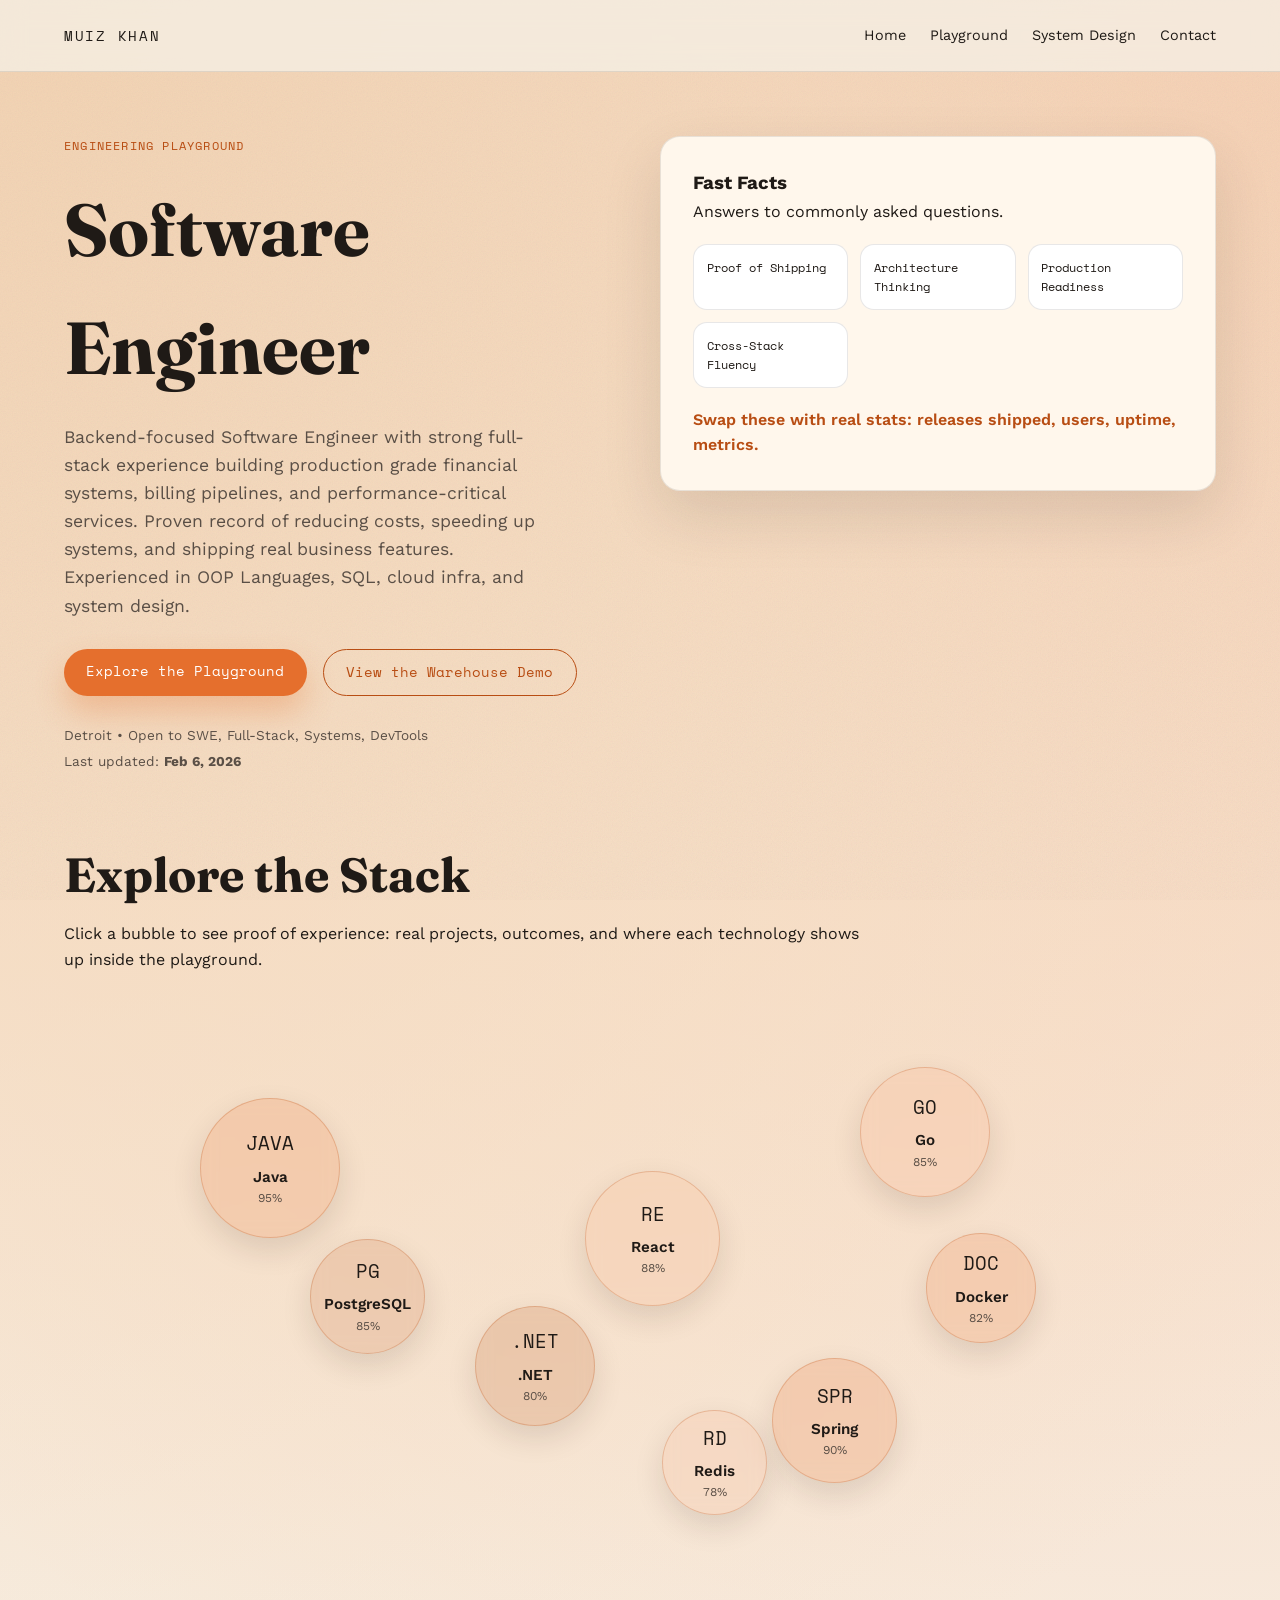
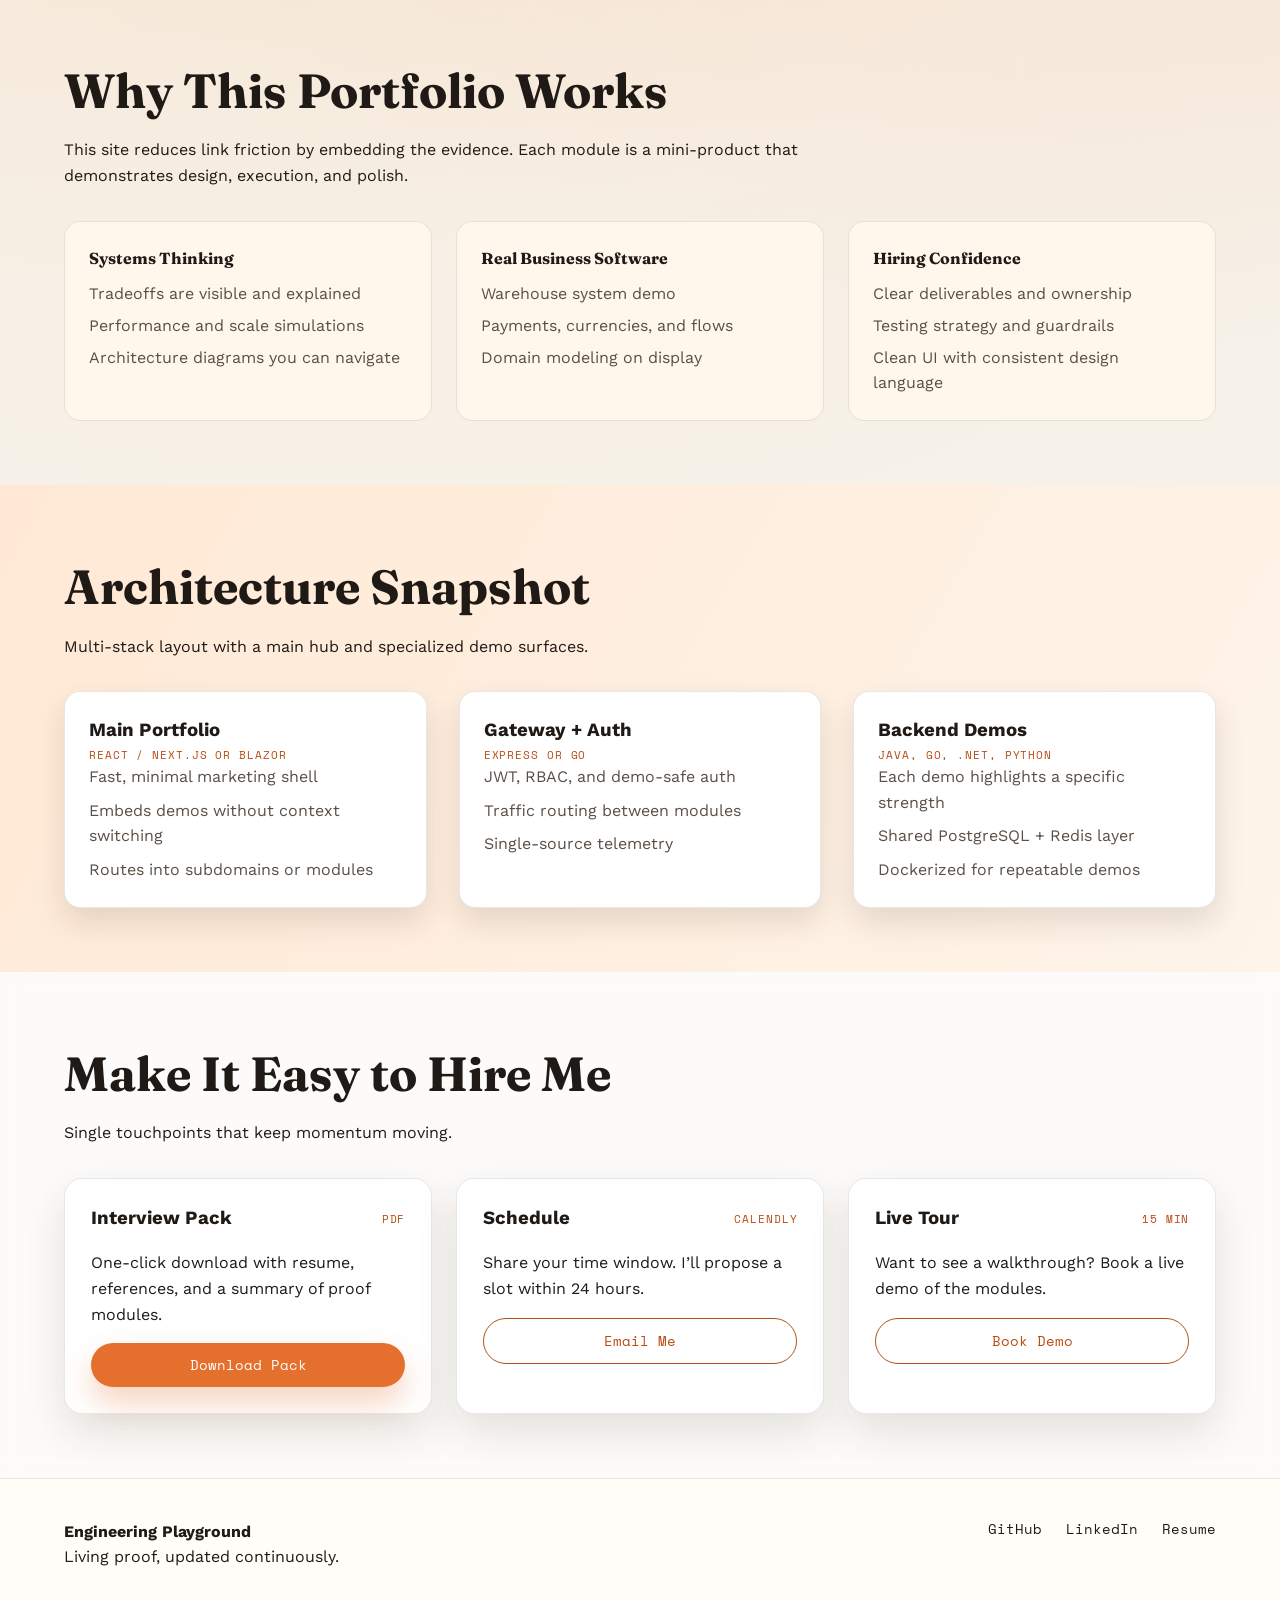
<file: index.html>
<!doctype html>
<html lang="en">
  <head>
    <meta charset="UTF-8" />
    <meta name="viewport" content="width=device-width, initial-scale=1" />
    <title>Muiz Khan — Engineering Playground</title>
    <link rel="stylesheet" href="styles.css" />
  </head>
  <body>
    <div class="grain"></div>
    <div class="page">
      <nav class="nav">
        <div class="nav__logo">Muiz Khan</div>
        <div class="nav__links">
          <a href="index.html">Home</a>
          <a href="playground.html">Playground</a>
          <a href="modules/system-design.html">System Design</a>
          <a href="#contact" data-scroll="contact">Contact</a>
        </div>
      </nav>

      <header class="hero">
        <div class="hero__content">
          <p class="eyebrow">Engineering Playground</p>
          <h1>Software Engineer</h1>
          <p class="hero__tagline">
            Backend-focused Software Engineer with strong full-stack experience building production grade financial systems,
            billing pipelines, and performance-critical services. Proven record of reducing costs, speeding up systems,
            and shipping real business features. Experienced in OOP Languages, SQL, cloud infra, and system design. 
          </p>
          <div class="hero__cta">
            <a class="btn btn--primary" href="playground.html">Explore the Playground</a>
            <a class="btn btn--ghost" href="modules/warehouse.html">View the Warehouse Demo</a>
          </div>
          <div class="hero__meta">
            <span>Detroit • Open to SWE, Full-Stack, Systems, DevTools</span>
            <span>Last updated: <strong>Feb 6, 2026</strong></span>
          </div>
        </div>
        <div class="hero__card">
          <div class="card">
            <h3>Fast Facts</h3>
            <p>Answers to commonly asked questions.</p>
            <div class="signal-grid">
              <div class="signal">Proof of Shipping</div>
              <div class="signal">Architecture Thinking</div>
              <div class="signal">Production Readiness</div>
              <div class="signal">Cross-Stack Fluency</div>
            </div>
            <p class="placeholder">Swap these with real stats: releases shipped, users, uptime, metrics.</p>
          </div>
        </div>
      </header>

      <section class="section bubble-section">
        <div class="section__heading">
          <h2>Explore the Stack</h2>
          <p>
            Click a bubble to see proof of experience: real projects, outcomes, and where each technology
            shows up inside the playground.
          </p>
        </div>
        <div class="bubble-container" id="bubbleContainer"></div>
      </section>

      <section class="section" id="proof">
        <div class="section__heading">
          <h2>Why This Portfolio Works</h2>
          <p>
            This site reduces link friction by embedding the evidence. Each module is a mini-product that
            demonstrates design, execution, and polish.
          </p>
        </div>
        <div class="pillars">
          <div class="pillar">
            <h4>Systems Thinking</h4>
            <ul>
              <li>Tradeoffs are visible and explained</li>
              <li>Performance and scale simulations</li>
              <li>Architecture diagrams you can navigate</li>
            </ul>
          </div>
          <div class="pillar">
            <h4>Real Business Software</h4>
            <ul>
              <li>Warehouse system demo</li>
              <li>Payments, currencies, and flows</li>
              <li>Domain modeling on display</li>
            </ul>
          </div>
          <div class="pillar">
            <h4>Hiring Confidence</h4>
            <ul>
              <li>Clear deliverables and ownership</li>
              <li>Testing strategy and guardrails</li>
              <li>Clean UI with consistent design language</li>
            </ul>
          </div>
        </div>
      </section>

      <section class="section split">
        <div class="section__heading">
          <h2>Architecture Snapshot</h2>
          <p>Multi-stack layout with a main hub and specialized demo surfaces.</p>
        </div>
        <div class="module-detail">
          <div class="detail-card">
            <h3>Main Portfolio</h3>
            <p class="tag">React / Next.js or Blazor</p>
            <ul class="list">
              <li>Fast, minimal marketing shell</li>
              <li>Embeds demos without context switching</li>
              <li>Routes into subdomains or modules</li>
            </ul>
          </div>
          <div class="detail-card">
            <h3>Gateway + Auth</h3>
            <p class="tag">Express or Go</p>
            <ul class="list">
              <li>JWT, RBAC, and demo-safe auth</li>
              <li>Traffic routing between modules</li>
              <li>Single-source telemetry</li>
            </ul>
          </div>
          <div class="detail-card">
            <h3>Backend Demos</h3>
            <p class="tag">Java, Go, .NET, Python</p>
            <ul class="list">
              <li>Each demo highlights a specific strength</li>
              <li>Shared PostgreSQL + Redis layer</li>
              <li>Dockerized for repeatable demos</li>
            </ul>
          </div>
        </div>
      </section>

      <section class="section glass" id="contact">
        <div class="section__heading">
          <h2>Make It Easy to Hire Me</h2>
          <p>Single touchpoints that keep momentum moving.</p>
        </div>
        <div class="grid">
          <div class="module">
            <header>
              <h3>Interview Pack</h3>
              <span class="tag">PDF</span>
            </header>
            <p>One-click download with resume, references, and a summary of proof modules.</p>
            <button class="btn btn--primary">Download Pack</button>
          </div>
          <div class="module">
            <header>
              <h3>Schedule</h3>
              <span class="tag">Calendly</span>
            </header>
            <p>Share your time window. I’ll propose a slot within 24 hours.</p>
            <button class="btn btn--ghost">Email Me</button>
          </div>
          <div class="module">
            <header>
              <h3>Live Tour</h3>
              <span class="tag">15 min</span>
            </header>
            <p>Want to see a walkthrough? Book a live demo of the modules.</p>
            <button class="btn btn--ghost">Book Demo</button>
          </div>
        </div>
      </section>

      <footer class="footer">
        <div>
          <h4>Engineering Playground</h4>
          <p>Living proof, updated continuously.</p>
        </div>
        <div class="footer__links">
          <span>GitHub</span>
          <span>LinkedIn</span>
          <span>Resume</span>
        </div>
      </footer>
    </div>

    <div class="overlay" id="overlay"></div>
    <div class="info-card" id="infoCard"></div>

    <script src="app.js"></script>
  </body>
</html>
</file>
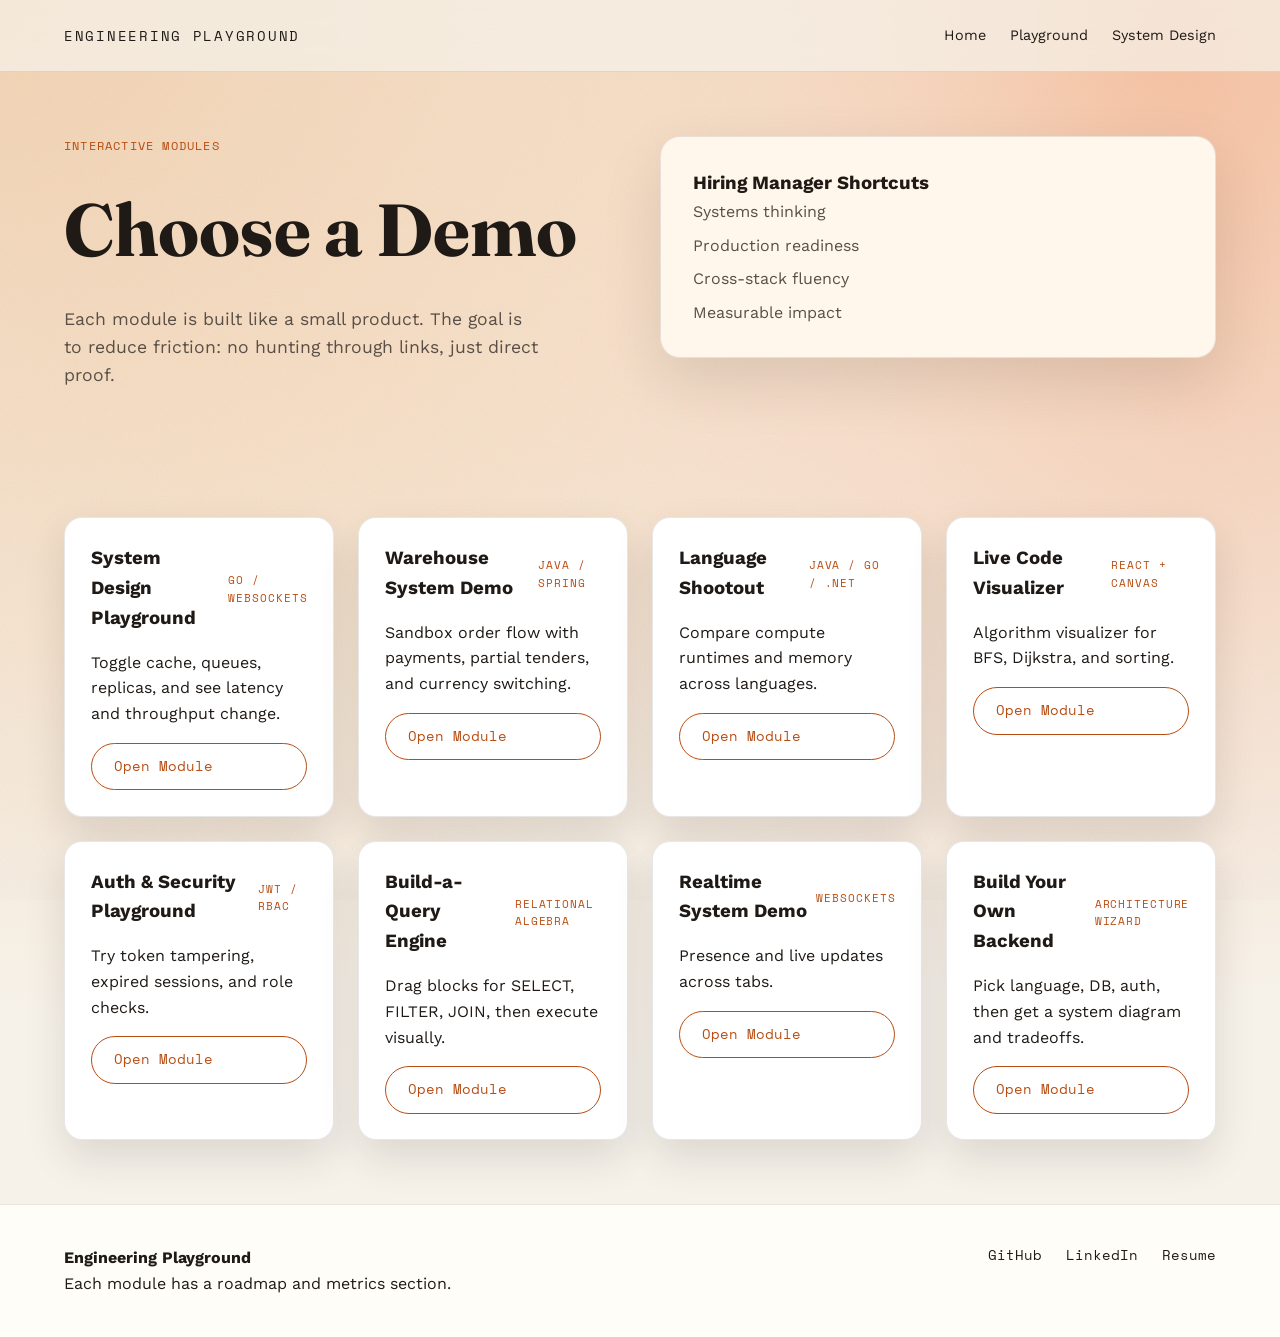
<file: playground.html>
<!doctype html>
<html lang="en">
  <head>
    <meta charset="UTF-8" />
    <meta name="viewport" content="width=device-width, initial-scale=1" />
    <title>Engineering Playground — Modules</title>
    <link rel="stylesheet" href="styles.css" />
  </head>
  <body>
    <div class="grain"></div>
    <div class="page">
      <nav class="nav">
        <div class="nav__logo">Engineering Playground</div>
        <div class="nav__links">
          <a href="index.html">Home</a>
          <a href="playground.html">Playground</a>
          <a href="modules/system-design.html">System Design</a>
        </div>
      </nav>

      <header class="hero">
        <div class="hero__content">
          <p class="eyebrow">Interactive Modules</p>
          <h1>Choose a Demo</h1>
          <p class="hero__tagline">
            Each module is built like a small product. The goal is to reduce friction: no hunting through
            links, just direct proof.
          </p>
        </div>
        <div class="hero__card">
          <div class="card">
            <h3>Hiring Manager Shortcuts</h3>
            <ul class="list">
              <li>Systems thinking</li>
              <li>Production readiness</li>
              <li>Cross-stack fluency</li>
              <li>Measurable impact</li>
            </ul>
          </div>
        </div>
      </header>

      <section class="section">
        <div class="grid">
          <article class="module">
            <header>
              <h3>System Design Playground</h3>
              <span class="tag">Go / WebSockets</span>
            </header>
            <p>Toggle cache, queues, replicas, and see latency and throughput change.</p>
            <a class="btn btn--ghost" href="modules/system-design.html">Open Module</a>
          </article>
          <article class="module">
            <header>
              <h3>Warehouse System Demo</h3>
              <span class="tag">Java / Spring</span>
            </header>
            <p>Sandbox order flow with payments, partial tenders, and currency switching.</p>
            <a class="btn btn--ghost" href="modules/warehouse.html">Open Module</a>
          </article>
          <article class="module">
            <header>
              <h3>Language Shootout</h3>
              <span class="tag">Java / Go / .NET</span>
            </header>
            <p>Compare compute runtimes and memory across languages.</p>
            <a class="btn btn--ghost" href="modules/shootout.html">Open Module</a>
          </article>
          <article class="module">
            <header>
              <h3>Live Code Visualizer</h3>
              <span class="tag">React + Canvas</span>
            </header>
            <p>Algorithm visualizer for BFS, Dijkstra, and sorting.</p>
            <a class="btn btn--ghost" href="modules/visualizer.html">Open Module</a>
          </article>
          <article class="module">
            <header>
              <h3>Auth & Security Playground</h3>
              <span class="tag">JWT / RBAC</span>
            </header>
            <p>Try token tampering, expired sessions, and role checks.</p>
            <a class="btn btn--ghost" href="modules/auth-security.html">Open Module</a>
          </article>
          <article class="module">
            <header>
              <h3>Build-a-Query Engine</h3>
              <span class="tag">Relational Algebra</span>
            </header>
            <p>Drag blocks for SELECT, FILTER, JOIN, then execute visually.</p>
            <a class="btn btn--ghost" href="modules/query-engine.html">Open Module</a>
          </article>
          <article class="module">
            <header>
              <h3>Realtime System Demo</h3>
              <span class="tag">WebSockets</span>
            </header>
            <p>Presence and live updates across tabs.</p>
            <a class="btn btn--ghost" href="modules/realtime.html">Open Module</a>
          </article>
          <article class="module">
            <header>
              <h3>Build Your Own Backend</h3>
              <span class="tag">Architecture Wizard</span>
            </header>
            <p>Pick language, DB, auth, then get a system diagram and tradeoffs.</p>
            <a class="btn btn--ghost" href="modules/backend-wizard.html">Open Module</a>
          </article>
        </div>
      </section>

      <footer class="footer">
        <div>
          <h4>Engineering Playground</h4>
          <p>Each module has a roadmap and metrics section.</p>
        </div>
        <div class="footer__links">
          <span>GitHub</span>
          <span>LinkedIn</span>
          <span>Resume</span>
        </div>
      </footer>
    </div>
  </body>
</html>
</file>
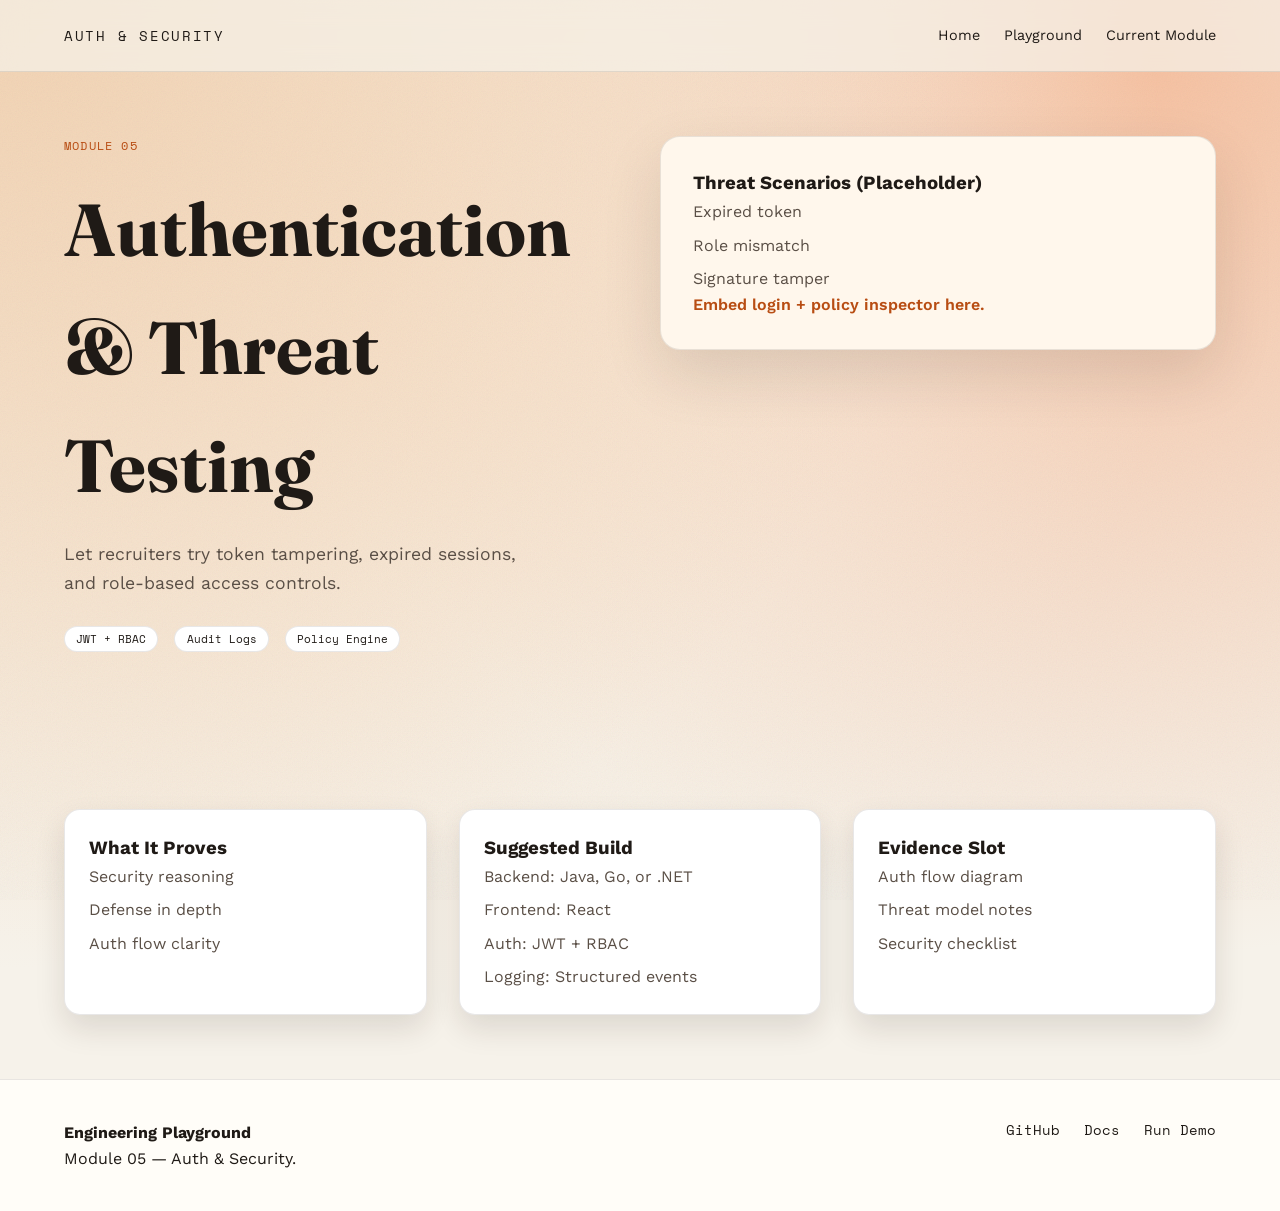
<file: modules/auth-security.html>
<!doctype html>
<html lang="en">
  <head>
    <meta charset="UTF-8" />
    <meta name="viewport" content="width=device-width, initial-scale=1" />
    <title>Auth & Security Playground</title>
    <link rel="stylesheet" href="../styles.css" />
  </head>
  <body>
    <div class="grain"></div>
    <div class="page">
      <nav class="nav">
        <div class="nav__logo">Auth & Security</div>
        <div class="nav__links">
          <a href="../index.html">Home</a>
          <a href="../playground.html">Playground</a>
          <a href="auth-security.html">Current Module</a>
        </div>
      </nav>

      <header class="hero">
        <div class="hero__content">
          <p class="eyebrow">Module 05</p>
          <h1>Authentication & Threat Testing</h1>
          <p class="hero__tagline">
            Let recruiters try token tampering, expired sessions, and role-based access controls.
          </p>
          <div class="hero__cta">
            <span class="badge">JWT + RBAC</span>
            <span class="badge">Audit Logs</span>
            <span class="badge">Policy Engine</span>
          </div>
        </div>
        <div class="hero__card">
          <div class="card">
            <h3>Threat Scenarios (Placeholder)</h3>
            <ul class="list">
              <li>Expired token</li>
              <li>Role mismatch</li>
              <li>Signature tamper</li>
            </ul>
            <p class="placeholder">Embed login + policy inspector here.</p>
          </div>
        </div>
      </header>

      <section class="section">
        <div class="module-detail">
          <div class="detail-card">
            <h3>What It Proves</h3>
            <ul class="list">
              <li>Security reasoning</li>
              <li>Defense in depth</li>
              <li>Auth flow clarity</li>
            </ul>
          </div>
          <div class="detail-card">
            <h3>Suggested Build</h3>
            <ul class="list">
              <li>Backend: Java, Go, or .NET</li>
              <li>Frontend: React</li>
              <li>Auth: JWT + RBAC</li>
              <li>Logging: Structured events</li>
            </ul>
          </div>
          <div class="detail-card">
            <h3>Evidence Slot</h3>
            <ul class="list">
              <li>Auth flow diagram</li>
              <li>Threat model notes</li>
              <li>Security checklist</li>
            </ul>
          </div>
        </div>
      </section>

      <footer class="footer">
        <div>
          <h4>Engineering Playground</h4>
          <p>Module 05 — Auth & Security.</p>
        </div>
        <div class="footer__links">
          <span>GitHub</span>
          <span>Docs</span>
          <span>Run Demo</span>
        </div>
      </footer>
    </div>
  </body>
</html>
</file>
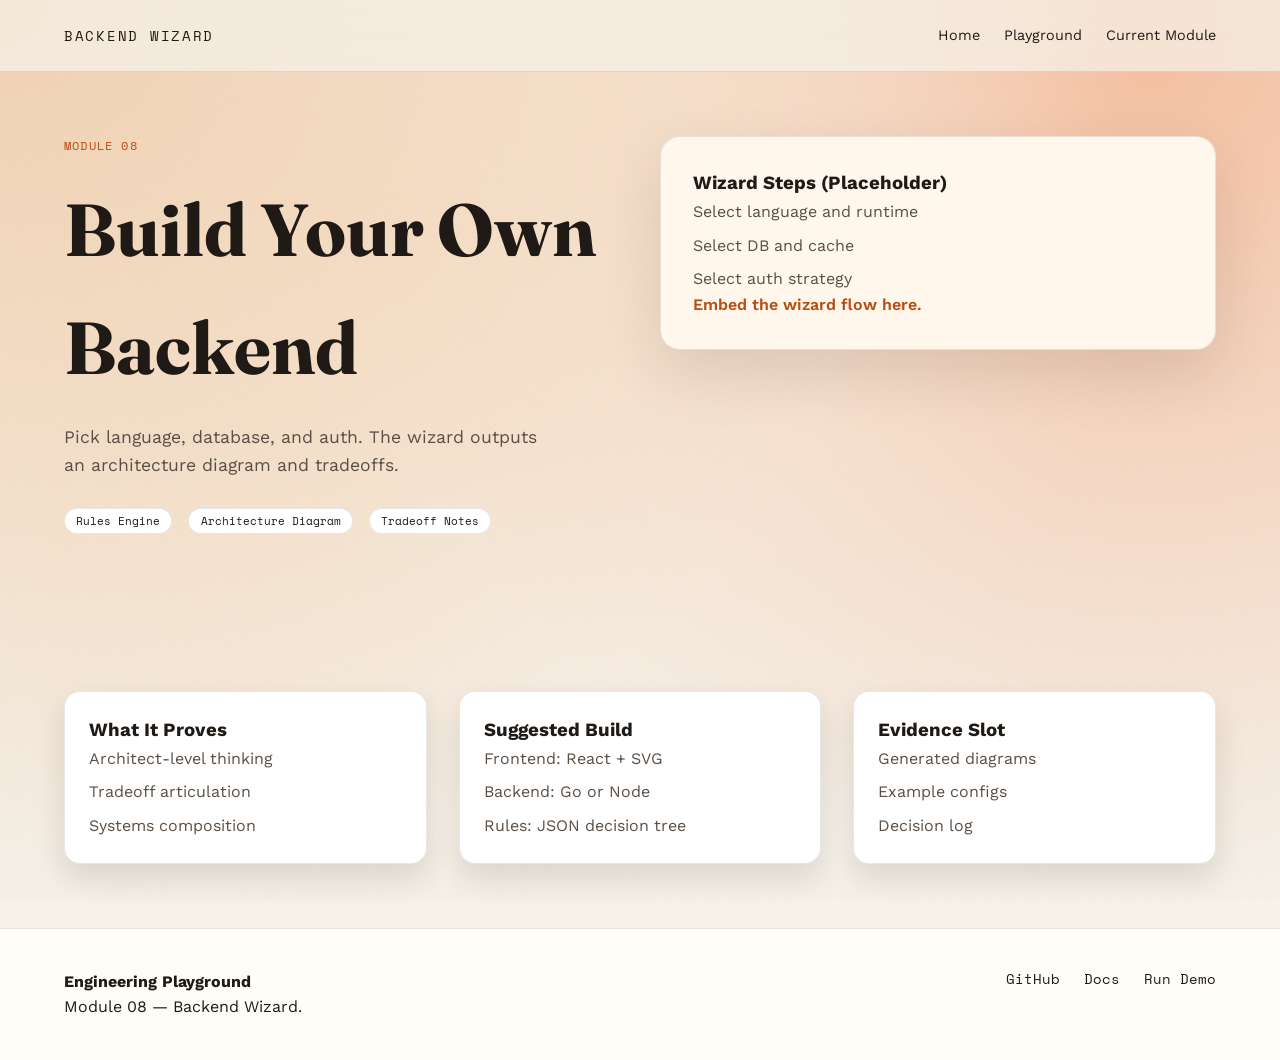
<file: modules/backend-wizard.html>
<!doctype html>
<html lang="en">
  <head>
    <meta charset="UTF-8" />
    <meta name="viewport" content="width=device-width, initial-scale=1" />
    <title>Build Your Own Backend</title>
    <link rel="stylesheet" href="../styles.css" />
  </head>
  <body>
    <div class="grain"></div>
    <div class="page">
      <nav class="nav">
        <div class="nav__logo">Backend Wizard</div>
        <div class="nav__links">
          <a href="../index.html">Home</a>
          <a href="../playground.html">Playground</a>
          <a href="backend-wizard.html">Current Module</a>
        </div>
      </nav>

      <header class="hero">
        <div class="hero__content">
          <p class="eyebrow">Module 08</p>
          <h1>Build Your Own Backend</h1>
          <p class="hero__tagline">
            Pick language, database, and auth. The wizard outputs an architecture diagram and tradeoffs.
          </p>
          <div class="hero__cta">
            <span class="badge">Rules Engine</span>
            <span class="badge">Architecture Diagram</span>
            <span class="badge">Tradeoff Notes</span>
          </div>
        </div>
        <div class="hero__card">
          <div class="card">
            <h3>Wizard Steps (Placeholder)</h3>
            <ul class="list">
              <li>Select language and runtime</li>
              <li>Select DB and cache</li>
              <li>Select auth strategy</li>
            </ul>
            <p class="placeholder">Embed the wizard flow here.</p>
          </div>
        </div>
      </header>

      <section class="section">
        <div class="module-detail">
          <div class="detail-card">
            <h3>What It Proves</h3>
            <ul class="list">
              <li>Architect-level thinking</li>
              <li>Tradeoff articulation</li>
              <li>Systems composition</li>
            </ul>
          </div>
          <div class="detail-card">
            <h3>Suggested Build</h3>
            <ul class="list">
              <li>Frontend: React + SVG</li>
              <li>Backend: Go or Node</li>
              <li>Rules: JSON decision tree</li>
            </ul>
          </div>
          <div class="detail-card">
            <h3>Evidence Slot</h3>
            <ul class="list">
              <li>Generated diagrams</li>
              <li>Example configs</li>
              <li>Decision log</li>
            </ul>
          </div>
        </div>
      </section>

      <footer class="footer">
        <div>
          <h4>Engineering Playground</h4>
          <p>Module 08 — Backend Wizard.</p>
        </div>
        <div class="footer__links">
          <span>GitHub</span>
          <span>Docs</span>
          <span>Run Demo</span>
        </div>
      </footer>
    </div>
  </body>
</html>
</file>
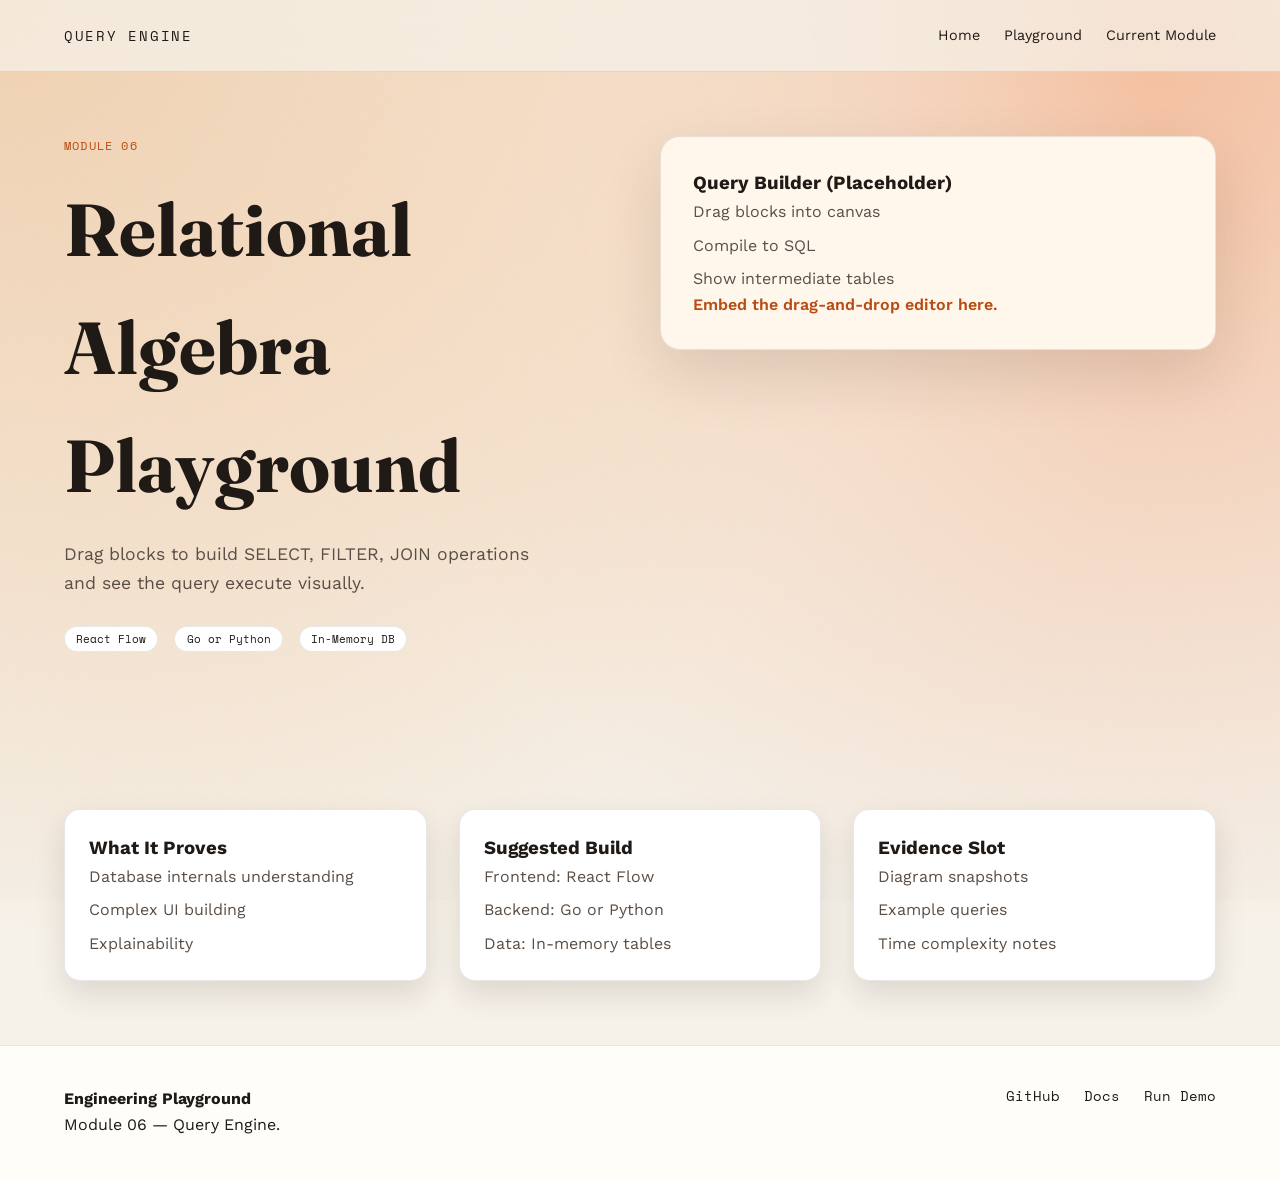
<file: modules/query-engine.html>
<!doctype html>
<html lang="en">
  <head>
    <meta charset="UTF-8" />
    <meta name="viewport" content="width=device-width, initial-scale=1" />
    <title>Build-a-Query Engine</title>
    <link rel="stylesheet" href="../styles.css" />
  </head>
  <body>
    <div class="grain"></div>
    <div class="page">
      <nav class="nav">
        <div class="nav__logo">Query Engine</div>
        <div class="nav__links">
          <a href="../index.html">Home</a>
          <a href="../playground.html">Playground</a>
          <a href="query-engine.html">Current Module</a>
        </div>
      </nav>

      <header class="hero">
        <div class="hero__content">
          <p class="eyebrow">Module 06</p>
          <h1>Relational Algebra Playground</h1>
          <p class="hero__tagline">
            Drag blocks to build SELECT, FILTER, JOIN operations and see the query execute visually.
          </p>
          <div class="hero__cta">
            <span class="badge">React Flow</span>
            <span class="badge">Go or Python</span>
            <span class="badge">In-Memory DB</span>
          </div>
        </div>
        <div class="hero__card">
          <div class="card">
            <h3>Query Builder (Placeholder)</h3>
            <ul class="list">
              <li>Drag blocks into canvas</li>
              <li>Compile to SQL</li>
              <li>Show intermediate tables</li>
            </ul>
            <p class="placeholder">Embed the drag-and-drop editor here.</p>
          </div>
        </div>
      </header>

      <section class="section">
        <div class="module-detail">
          <div class="detail-card">
            <h3>What It Proves</h3>
            <ul class="list">
              <li>Database internals understanding</li>
              <li>Complex UI building</li>
              <li>Explainability</li>
            </ul>
          </div>
          <div class="detail-card">
            <h3>Suggested Build</h3>
            <ul class="list">
              <li>Frontend: React Flow</li>
              <li>Backend: Go or Python</li>
              <li>Data: In-memory tables</li>
            </ul>
          </div>
          <div class="detail-card">
            <h3>Evidence Slot</h3>
            <ul class="list">
              <li>Diagram snapshots</li>
              <li>Example queries</li>
              <li>Time complexity notes</li>
            </ul>
          </div>
        </div>
      </section>

      <footer class="footer">
        <div>
          <h4>Engineering Playground</h4>
          <p>Module 06 — Query Engine.</p>
        </div>
        <div class="footer__links">
          <span>GitHub</span>
          <span>Docs</span>
          <span>Run Demo</span>
        </div>
      </footer>
    </div>
  </body>
</html>
</file>
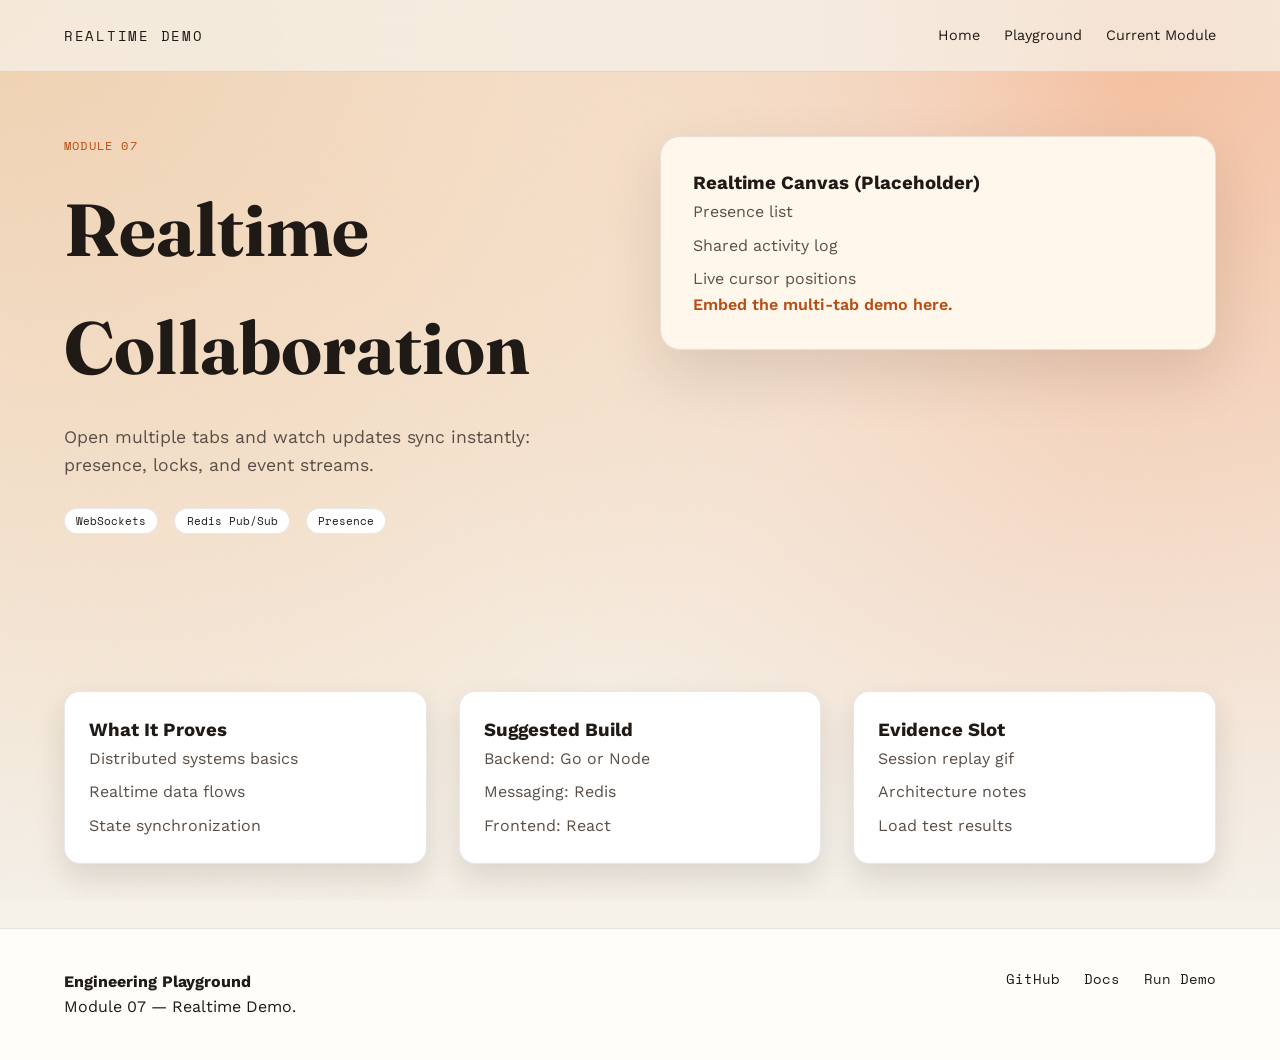
<file: modules/realtime.html>
<!doctype html>
<html lang="en">
  <head>
    <meta charset="UTF-8" />
    <meta name="viewport" content="width=device-width, initial-scale=1" />
    <title>Realtime System Demo</title>
    <link rel="stylesheet" href="../styles.css" />
  </head>
  <body>
    <div class="grain"></div>
    <div class="page">
      <nav class="nav">
        <div class="nav__logo">Realtime Demo</div>
        <div class="nav__links">
          <a href="../index.html">Home</a>
          <a href="../playground.html">Playground</a>
          <a href="realtime.html">Current Module</a>
        </div>
      </nav>

      <header class="hero">
        <div class="hero__content">
          <p class="eyebrow">Module 07</p>
          <h1>Realtime Collaboration</h1>
          <p class="hero__tagline">
            Open multiple tabs and watch updates sync instantly: presence, locks, and event streams.
          </p>
          <div class="hero__cta">
            <span class="badge">WebSockets</span>
            <span class="badge">Redis Pub/Sub</span>
            <span class="badge">Presence</span>
          </div>
        </div>
        <div class="hero__card">
          <div class="card">
            <h3>Realtime Canvas (Placeholder)</h3>
            <ul class="list">
              <li>Presence list</li>
              <li>Shared activity log</li>
              <li>Live cursor positions</li>
            </ul>
            <p class="placeholder">Embed the multi-tab demo here.</p>
          </div>
        </div>
      </header>

      <section class="section">
        <div class="module-detail">
          <div class="detail-card">
            <h3>What It Proves</h3>
            <ul class="list">
              <li>Distributed systems basics</li>
              <li>Realtime data flows</li>
              <li>State synchronization</li>
            </ul>
          </div>
          <div class="detail-card">
            <h3>Suggested Build</h3>
            <ul class="list">
              <li>Backend: Go or Node</li>
              <li>Messaging: Redis</li>
              <li>Frontend: React</li>
            </ul>
          </div>
          <div class="detail-card">
            <h3>Evidence Slot</h3>
            <ul class="list">
              <li>Session replay gif</li>
              <li>Architecture notes</li>
              <li>Load test results</li>
            </ul>
          </div>
        </div>
      </section>

      <footer class="footer">
        <div>
          <h4>Engineering Playground</h4>
          <p>Module 07 — Realtime Demo.</p>
        </div>
        <div class="footer__links">
          <span>GitHub</span>
          <span>Docs</span>
          <span>Run Demo</span>
        </div>
      </footer>
    </div>
  </body>
</html>
</file>
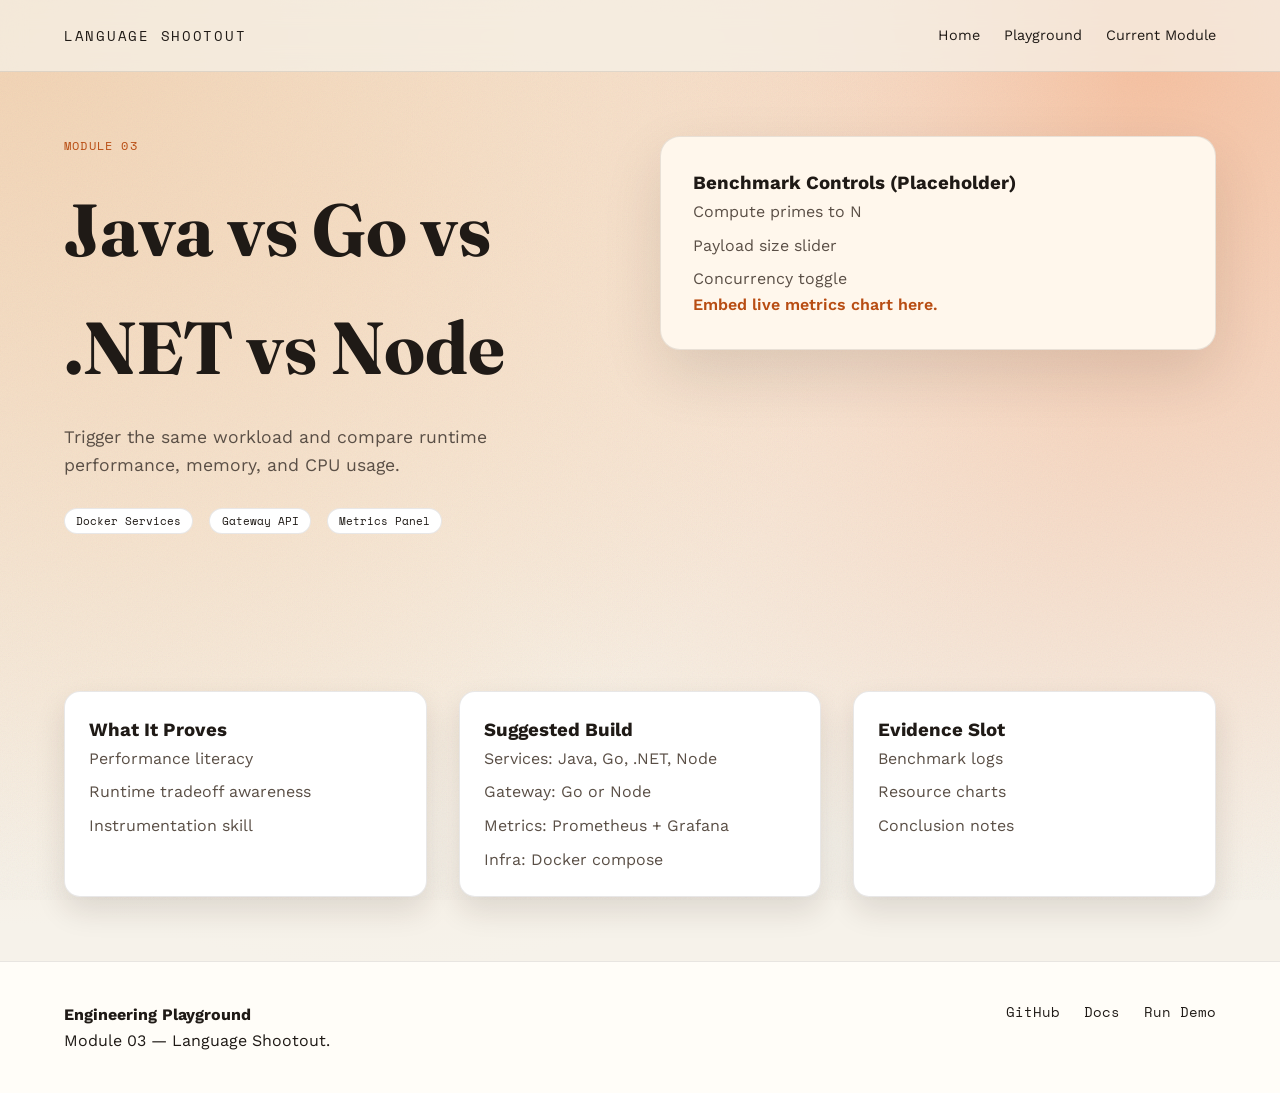
<file: modules/shootout.html>
<!doctype html>
<html lang="en">
  <head>
    <meta charset="UTF-8" />
    <meta name="viewport" content="width=device-width, initial-scale=1" />
    <title>Language Shootout</title>
    <link rel="stylesheet" href="../styles.css" />
  </head>
  <body>
    <div class="grain"></div>
    <div class="page">
      <nav class="nav">
        <div class="nav__logo">Language Shootout</div>
        <div class="nav__links">
          <a href="../index.html">Home</a>
          <a href="../playground.html">Playground</a>
          <a href="shootout.html">Current Module</a>
        </div>
      </nav>

      <header class="hero">
        <div class="hero__content">
          <p class="eyebrow">Module 03</p>
          <h1>Java vs Go vs .NET vs Node</h1>
          <p class="hero__tagline">
            Trigger the same workload and compare runtime performance, memory, and CPU usage.
          </p>
          <div class="hero__cta">
            <span class="badge">Docker Services</span>
            <span class="badge">Gateway API</span>
            <span class="badge">Metrics Panel</span>
          </div>
        </div>
        <div class="hero__card">
          <div class="card">
            <h3>Benchmark Controls (Placeholder)</h3>
            <ul class="list">
              <li>Compute primes to N</li>
              <li>Payload size slider</li>
              <li>Concurrency toggle</li>
            </ul>
            <p class="placeholder">Embed live metrics chart here.</p>
          </div>
        </div>
      </header>

      <section class="section">
        <div class="module-detail">
          <div class="detail-card">
            <h3>What It Proves</h3>
            <ul class="list">
              <li>Performance literacy</li>
              <li>Runtime tradeoff awareness</li>
              <li>Instrumentation skill</li>
            </ul>
          </div>
          <div class="detail-card">
            <h3>Suggested Build</h3>
            <ul class="list">
              <li>Services: Java, Go, .NET, Node</li>
              <li>Gateway: Go or Node</li>
              <li>Metrics: Prometheus + Grafana</li>
              <li>Infra: Docker compose</li>
            </ul>
          </div>
          <div class="detail-card">
            <h3>Evidence Slot</h3>
            <ul class="list">
              <li>Benchmark logs</li>
              <li>Resource charts</li>
              <li>Conclusion notes</li>
            </ul>
          </div>
        </div>
      </section>

      <footer class="footer">
        <div>
          <h4>Engineering Playground</h4>
          <p>Module 03 — Language Shootout.</p>
        </div>
        <div class="footer__links">
          <span>GitHub</span>
          <span>Docs</span>
          <span>Run Demo</span>
        </div>
      </footer>
    </div>
  </body>
</html>
</file>
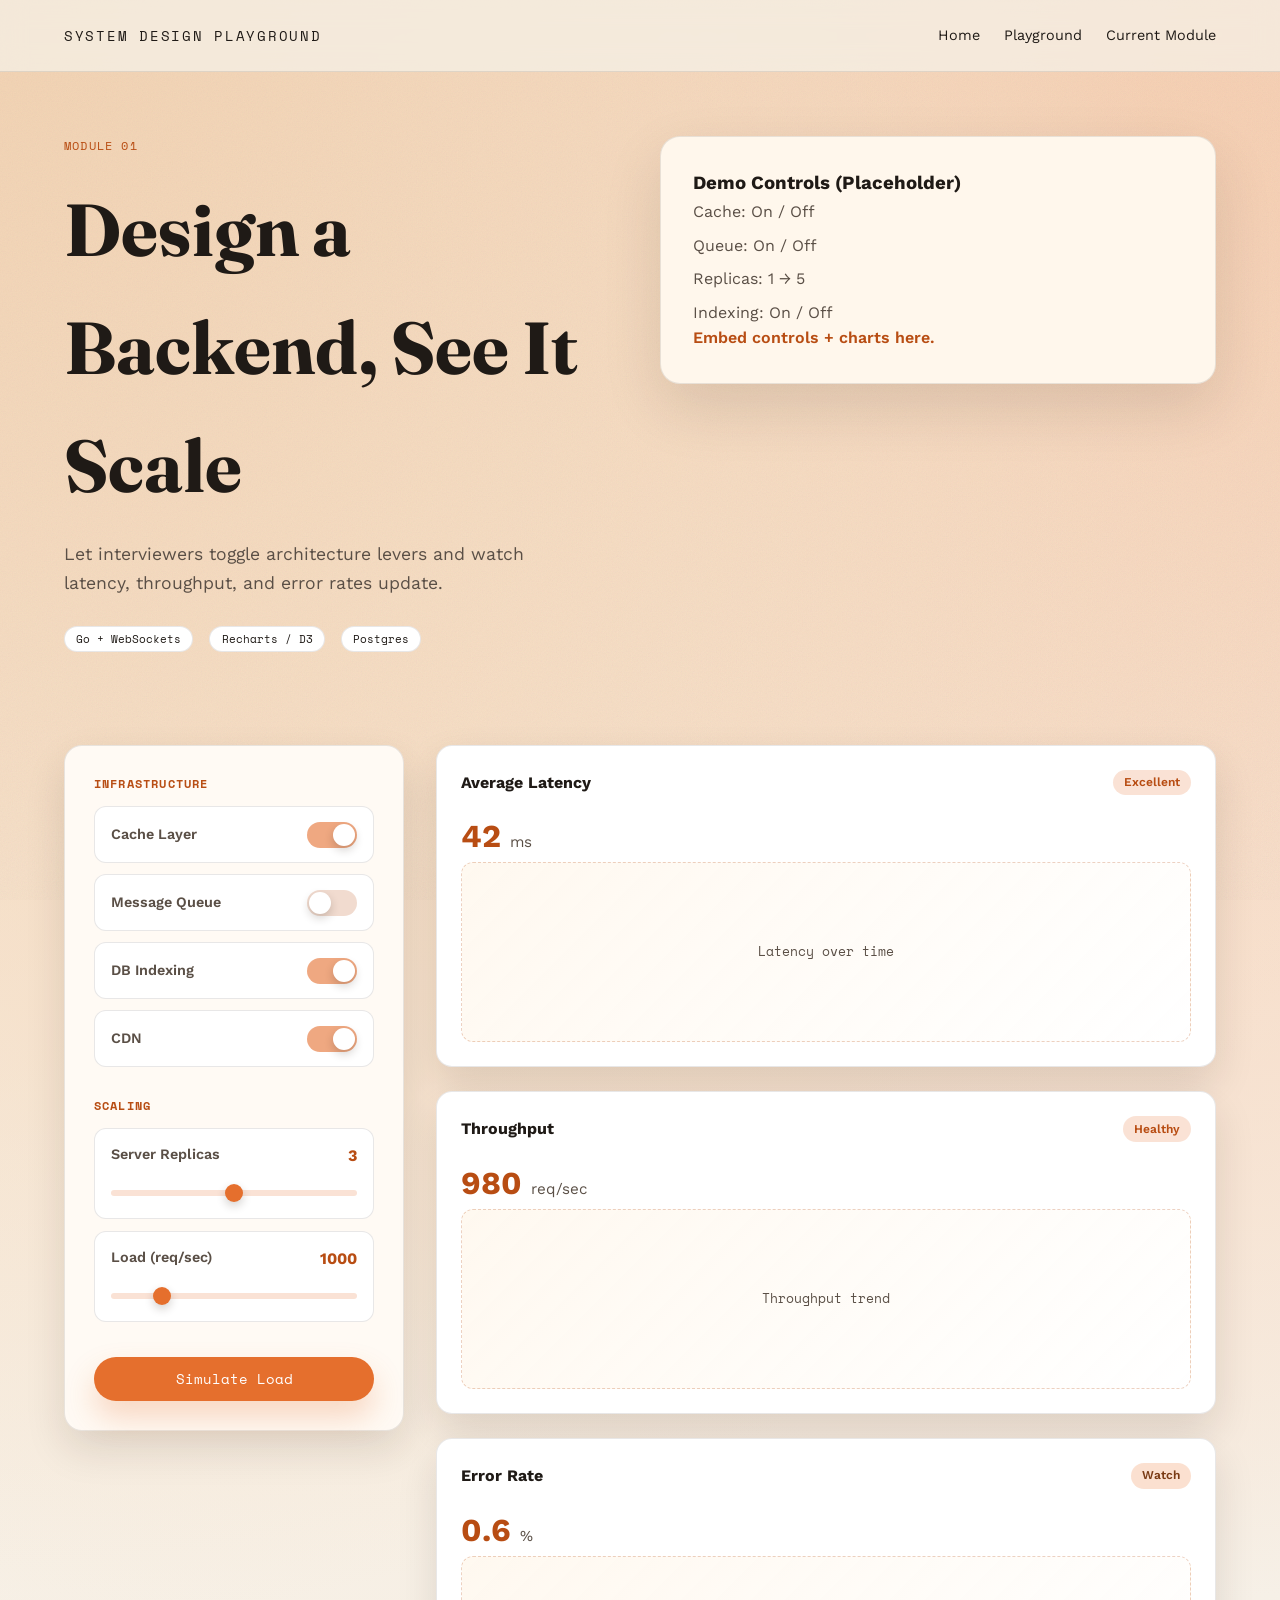
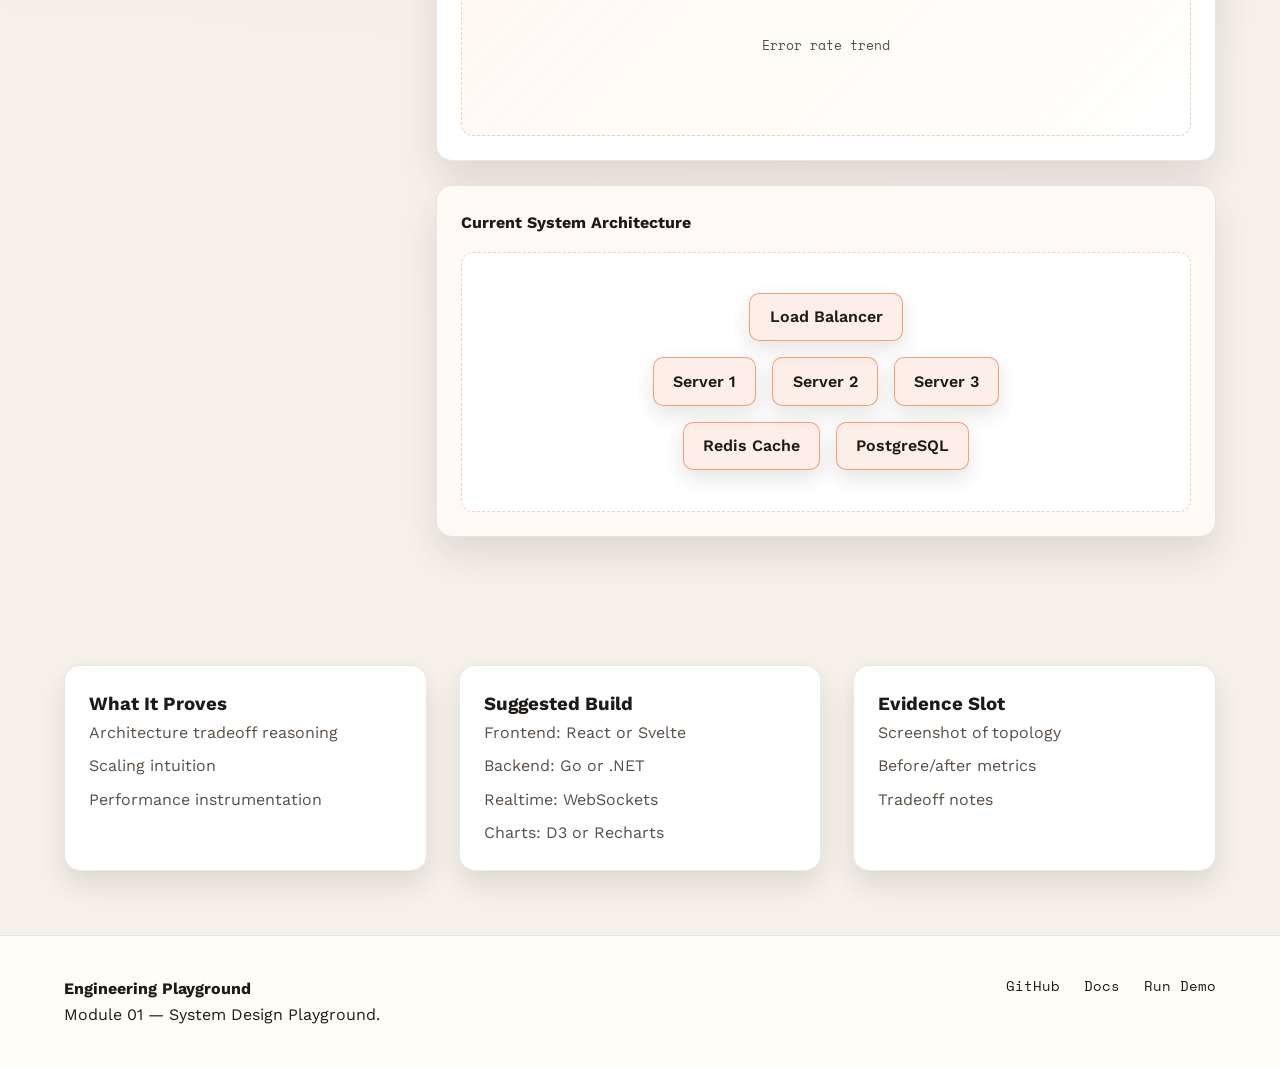
<file: modules/system-design.html>
<!doctype html>
<html lang="en">
  <head>
    <meta charset="UTF-8" />
    <meta name="viewport" content="width=device-width, initial-scale=1" />
    <title>System Design Playground</title>
    <link rel="stylesheet" href="../styles.css" />
  </head>
  <body>
    <div class="grain"></div>
    <div class="page">
      <nav class="nav">
        <div class="nav__logo">System Design Playground</div>
        <div class="nav__links">
          <a href="../index.html">Home</a>
          <a href="../playground.html">Playground</a>
          <a href="system-design.html">Current Module</a>
        </div>
      </nav>

      <header class="hero">
        <div class="hero__content">
          <p class="eyebrow">Module 01</p>
          <h1>Design a Backend, See It Scale</h1>
          <p class="hero__tagline">
            Let interviewers toggle architecture levers and watch latency, throughput, and error rates update.
          </p>
          <div class="hero__cta">
            <span class="badge">Go + WebSockets</span>
            <span class="badge">Recharts / D3</span>
            <span class="badge">Postgres</span>
          </div>
        </div>
        <div class="hero__card">
          <div class="card">
            <h3>Demo Controls (Placeholder)</h3>
            <ul class="list">
              <li>Cache: On / Off</li>
              <li>Queue: On / Off</li>
              <li>Replicas: 1 → 5</li>
              <li>Indexing: On / Off</li>
            </ul>
            <p class="placeholder">Embed controls + charts here.</p>
          </div>
        </div>
      </header>

      <section class="section system-ui">
        <div class="main-grid">
          <div class="controls-panel">
            <div class="control-section">
              <h3>Infrastructure</h3>

              <div class="toggle-control">
                <span class="toggle-label">Cache Layer</span>
                <div class="toggle-switch active"></div>
              </div>

              <div class="toggle-control">
                <span class="toggle-label">Message Queue</span>
                <div class="toggle-switch"></div>
              </div>

              <div class="toggle-control">
                <span class="toggle-label">DB Indexing</span>
                <div class="toggle-switch active"></div>
              </div>

              <div class="toggle-control">
                <span class="toggle-label">CDN</span>
                <div class="toggle-switch active"></div>
              </div>
            </div>

            <div class="control-section">
              <h3>Scaling</h3>

              <div class="slider-control">
                <div class="slider-header">
                  <span class="slider-label">Server Replicas</span>
                  <span class="slider-value">3</span>
                </div>
                <input type="range" min="1" max="5" value="3" />
              </div>

              <div class="slider-control">
                <div class="slider-header">
                  <span class="slider-label">Load (req/sec)</span>
                  <span class="slider-value">1000</span>
                </div>
                <input type="range" min="100" max="5000" value="1000" step="100" />
              </div>
            </div>

            <button class="btn btn--primary simulate-button">Simulate Load</button>
          </div>

          <div class="metrics-panel">
            <div class="metric-card">
              <div class="metric-header">
                <div class="metric-title">Average Latency</div>
                <span class="status-badge good">Excellent</span>
              </div>
              <div>
                <span class="metric-value">42</span>
                <span class="metric-unit">ms</span>
              </div>
              <div class="chart-placeholder">Latency over time</div>
            </div>

            <div class="metric-card">
              <div class="metric-header">
                <div class="metric-title">Throughput</div>
                <span class="status-badge good">Healthy</span>
              </div>
              <div>
                <span class="metric-value">980</span>
                <span class="metric-unit">req/sec</span>
              </div>
              <div class="chart-placeholder">Throughput trend</div>
            </div>

            <div class="metric-card">
              <div class="metric-header">
                <div class="metric-title">Error Rate</div>
                <span class="status-badge warning">Watch</span>
              </div>
              <div>
                <span class="metric-value">0.6</span>
                <span class="metric-unit">%</span>
              </div>
              <div class="chart-placeholder">Error rate trend</div>
            </div>

            <div class="architecture-diagram">
              <div class="diagram-title">Current System Architecture</div>
              <div class="diagram-content">
                <div class="node active">Load Balancer</div>
                <div class="diagram-row">
                  <div class="node active">Server 1</div>
                  <div class="node active">Server 2</div>
                  <div class="node active">Server 3</div>
                </div>
                <div class="diagram-row">
                  <div class="node active">Redis Cache</div>
                  <div class="node active">PostgreSQL</div>
                </div>
              </div>
            </div>
          </div>
        </div>
      </section>

      <section class="section">
        <div class="module-detail">
          <div class="detail-card">
            <h3>What It Proves</h3>
            <ul class="list">
              <li>Architecture tradeoff reasoning</li>
              <li>Scaling intuition</li>
              <li>Performance instrumentation</li>
            </ul>
          </div>
          <div class="detail-card">
            <h3>Suggested Build</h3>
            <ul class="list">
              <li>Frontend: React or Svelte</li>
              <li>Backend: Go or .NET</li>
              <li>Realtime: WebSockets</li>
              <li>Charts: D3 or Recharts</li>
            </ul>
          </div>
          <div class="detail-card">
            <h3>Evidence Slot</h3>
            <ul class="list">
              <li>Screenshot of topology</li>
              <li>Before/after metrics</li>
              <li>Tradeoff notes</li>
            </ul>
          </div>
        </div>
      </section>

      <footer class="footer">
        <div>
          <h4>Engineering Playground</h4>
          <p>Module 01 — System Design Playground.</p>
        </div>
        <div class="footer__links">
          <span>GitHub</span>
          <span>Docs</span>
          <span>Run Demo</span>
        </div>
      </footer>
    </div>
  </body>
</html>
</file>
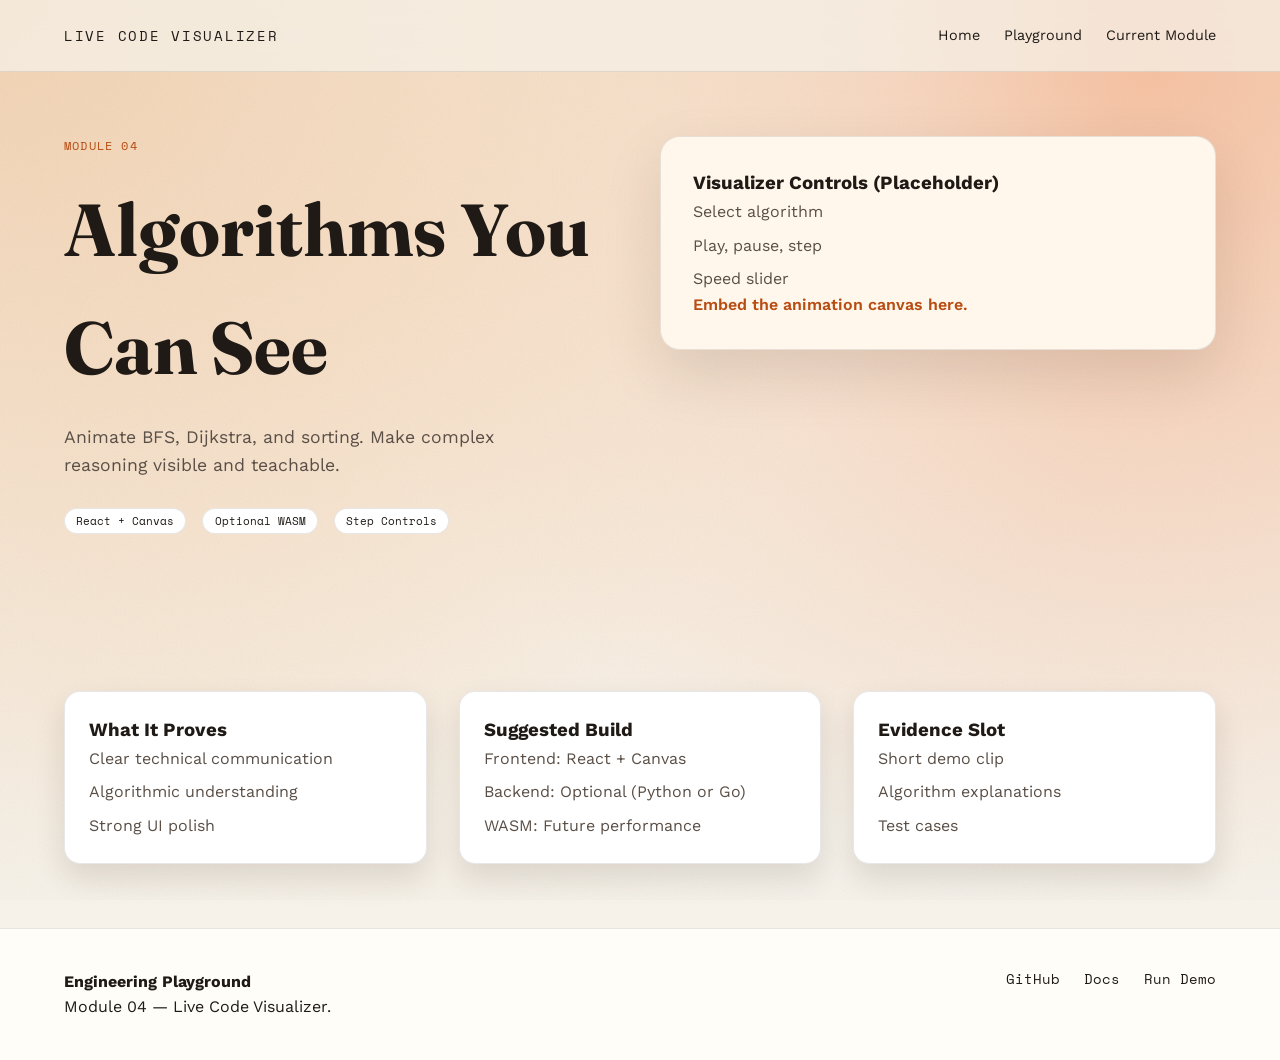
<file: modules/visualizer.html>
<!doctype html>
<html lang="en">
  <head>
    <meta charset="UTF-8" />
    <meta name="viewport" content="width=device-width, initial-scale=1" />
    <title>Live Code Visualizer</title>
    <link rel="stylesheet" href="../styles.css" />
  </head>
  <body>
    <div class="grain"></div>
    <div class="page">
      <nav class="nav">
        <div class="nav__logo">Live Code Visualizer</div>
        <div class="nav__links">
          <a href="../index.html">Home</a>
          <a href="../playground.html">Playground</a>
          <a href="visualizer.html">Current Module</a>
        </div>
      </nav>

      <header class="hero">
        <div class="hero__content">
          <p class="eyebrow">Module 04</p>
          <h1>Algorithms You Can See</h1>
          <p class="hero__tagline">
            Animate BFS, Dijkstra, and sorting. Make complex reasoning visible and teachable.
          </p>
          <div class="hero__cta">
            <span class="badge">React + Canvas</span>
            <span class="badge">Optional WASM</span>
            <span class="badge">Step Controls</span>
          </div>
        </div>
        <div class="hero__card">
          <div class="card">
            <h3>Visualizer Controls (Placeholder)</h3>
            <ul class="list">
              <li>Select algorithm</li>
              <li>Play, pause, step</li>
              <li>Speed slider</li>
            </ul>
            <p class="placeholder">Embed the animation canvas here.</p>
          </div>
        </div>
      </header>

      <section class="section">
        <div class="module-detail">
          <div class="detail-card">
            <h3>What It Proves</h3>
            <ul class="list">
              <li>Clear technical communication</li>
              <li>Algorithmic understanding</li>
              <li>Strong UI polish</li>
            </ul>
          </div>
          <div class="detail-card">
            <h3>Suggested Build</h3>
            <ul class="list">
              <li>Frontend: React + Canvas</li>
              <li>Backend: Optional (Python or Go)</li>
              <li>WASM: Future performance</li>
            </ul>
          </div>
          <div class="detail-card">
            <h3>Evidence Slot</h3>
            <ul class="list">
              <li>Short demo clip</li>
              <li>Algorithm explanations</li>
              <li>Test cases</li>
            </ul>
          </div>
        </div>
      </section>

      <footer class="footer">
        <div>
          <h4>Engineering Playground</h4>
          <p>Module 04 — Live Code Visualizer.</p>
        </div>
        <div class="footer__links">
          <span>GitHub</span>
          <span>Docs</span>
          <span>Run Demo</span>
        </div>
      </footer>
    </div>
  </body>
</html>
</file>
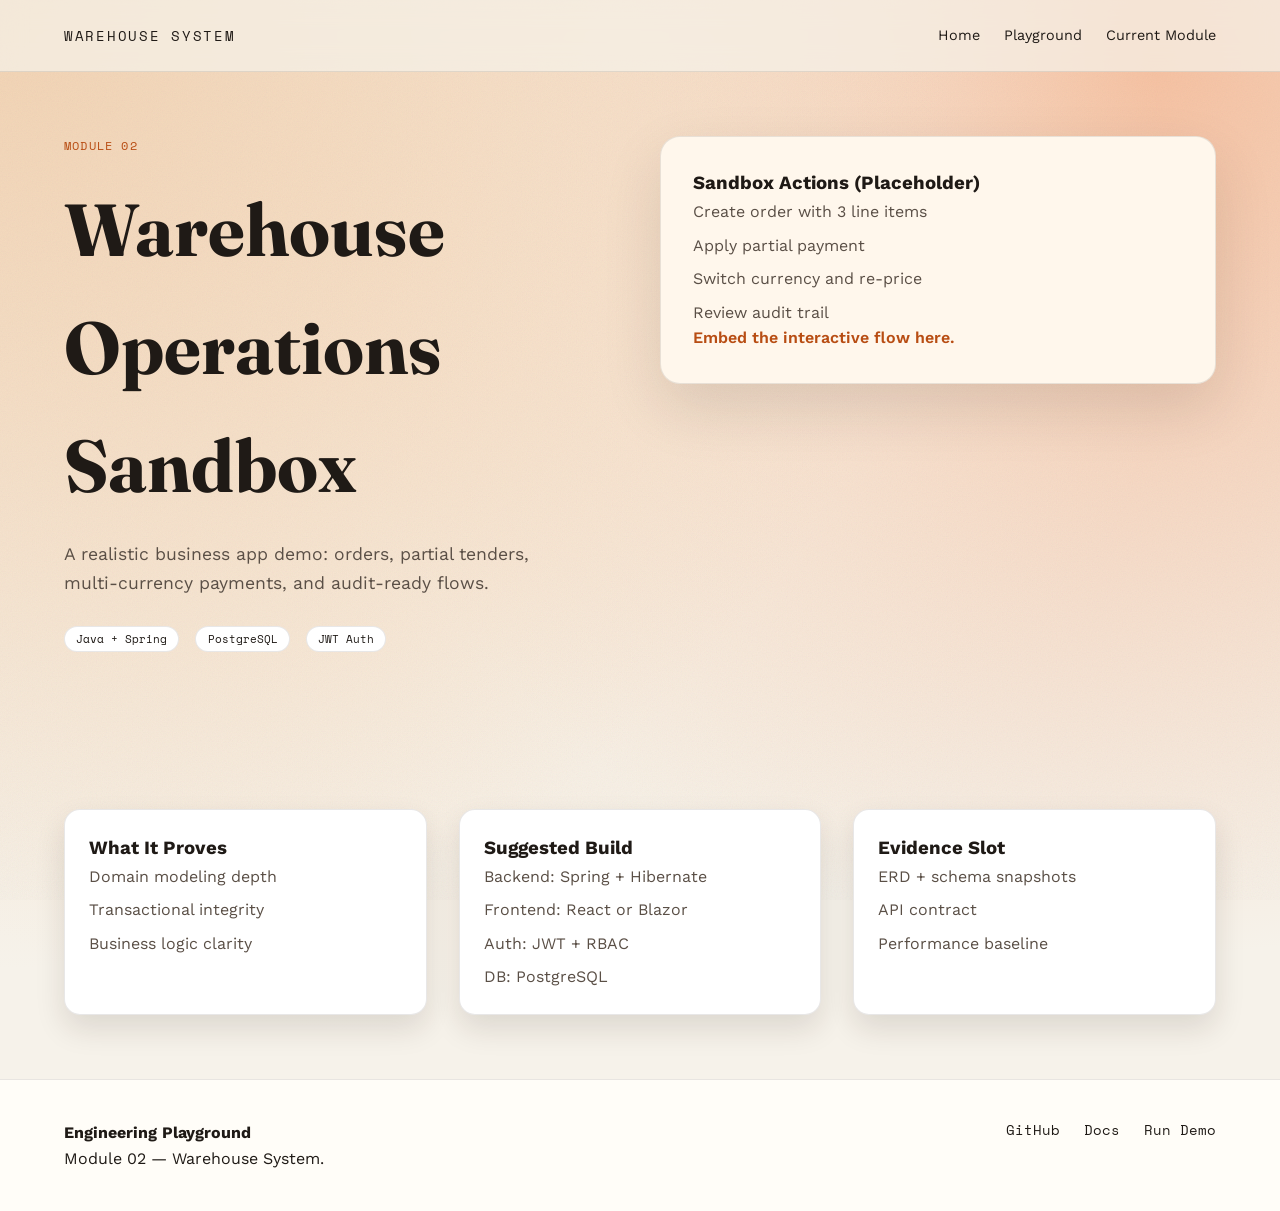
<file: modules/warehouse.html>
<!doctype html>
<html lang="en">
  <head>
    <meta charset="UTF-8" />
    <meta name="viewport" content="width=device-width, initial-scale=1" />
    <title>Warehouse System Demo</title>
    <link rel="stylesheet" href="../styles.css" />
  </head>
  <body>
    <div class="grain"></div>
    <div class="page">
      <nav class="nav">
        <div class="nav__logo">Warehouse System</div>
        <div class="nav__links">
          <a href="../index.html">Home</a>
          <a href="../playground.html">Playground</a>
          <a href="warehouse.html">Current Module</a>
        </div>
      </nav>

      <header class="hero">
        <div class="hero__content">
          <p class="eyebrow">Module 02</p>
          <h1>Warehouse Operations Sandbox</h1>
          <p class="hero__tagline">
            A realistic business app demo: orders, partial tenders, multi-currency payments, and audit-ready
            flows.
          </p>
          <div class="hero__cta">
            <span class="badge">Java + Spring</span>
            <span class="badge">PostgreSQL</span>
            <span class="badge">JWT Auth</span>
          </div>
        </div>
        <div class="hero__card">
          <div class="card">
            <h3>Sandbox Actions (Placeholder)</h3>
            <ul class="list">
              <li>Create order with 3 line items</li>
              <li>Apply partial payment</li>
              <li>Switch currency and re-price</li>
              <li>Review audit trail</li>
            </ul>
            <p class="placeholder">Embed the interactive flow here.</p>
          </div>
        </div>
      </header>

      <section class="section">
        <div class="module-detail">
          <div class="detail-card">
            <h3>What It Proves</h3>
            <ul class="list">
              <li>Domain modeling depth</li>
              <li>Transactional integrity</li>
              <li>Business logic clarity</li>
            </ul>
          </div>
          <div class="detail-card">
            <h3>Suggested Build</h3>
            <ul class="list">
              <li>Backend: Spring + Hibernate</li>
              <li>Frontend: React or Blazor</li>
              <li>Auth: JWT + RBAC</li>
              <li>DB: PostgreSQL</li>
            </ul>
          </div>
          <div class="detail-card">
            <h3>Evidence Slot</h3>
            <ul class="list">
              <li>ERD + schema snapshots</li>
              <li>API contract</li>
              <li>Performance baseline</li>
            </ul>
          </div>
        </div>
      </section>

      <footer class="footer">
        <div>
          <h4>Engineering Playground</h4>
          <p>Module 02 — Warehouse System.</p>
        </div>
        <div class="footer__links">
          <span>GitHub</span>
          <span>Docs</span>
          <span>Run Demo</span>
        </div>
      </footer>
    </div>
  </body>
</html>
</file>
<file: styles.css>
@import url("https://fonts.googleapis.com/css2?family=Fraunces:wght@400;600;700&family=Space+Mono:wght@400;700&family=Work+Sans:wght@300;400;600;700&display=swap");

:root {
  --bg: #f6f2ea;
  --ink: #1f1a16;
  --muted: #5a4f46;
  --accent: #e56f2d;
  --accent-dark: #b84d13;
  --paper: #fff7ec;
  --shadow: rgba(38, 27, 17, 0.12);
  --glass: rgba(255, 255, 255, 0.7);
  --line: rgba(31, 26, 22, 0.1);
}

* {
  box-sizing: border-box;
  margin: 0;
  padding: 0;
}

body {
  font-family: "Work Sans", sans-serif;
  color: var(--ink);
  background: radial-gradient(circle at top left, #f2d3b3, transparent 55%),
    radial-gradient(circle at 30% 20%, #f9e8d6, transparent 60%),
    radial-gradient(circle at 90% 5%, #f6c2a2, transparent 55%),
    var(--bg);
  min-height: 100vh;
  line-height: 1.6;
}

.grain {
  position: fixed;
  inset: 0;
  background-image: url("data:image/svg+xml,%3Csvg xmlns='http://www.w3.org/2000/svg' width='160' height='160' viewBox='0 0 160 160'%3E%3Cfilter id='n'%3E%3CfeTurbulence type='fractalNoise' baseFrequency='0.8' numOctaves='3'/%3E%3C/filter%3E%3Crect width='160' height='160' filter='url(%23n)' opacity='0.07'/%3E%3C/svg%3E");
  pointer-events: none;
  mix-blend-mode: multiply;
  z-index: 0;
}

a {
  color: inherit;
  text-decoration: none;
}

.page {
  position: relative;
  z-index: 1;
}

.nav {
  display: flex;
  justify-content: space-between;
  align-items: center;
  gap: 2rem;
  padding: 1.5rem clamp(1.5rem, 5vw, 5rem);
  position: sticky;
  top: 0;
  z-index: 2;
  backdrop-filter: blur(12px);
  background: rgba(246, 242, 234, 0.7);
  border-bottom: 1px solid var(--line);
}

.nav__logo {
  font-family: "Space Mono", monospace;
  font-size: 0.9rem;
  text-transform: uppercase;
  letter-spacing: 0.12em;
}

.nav__links {
  display: flex;
  gap: 1.5rem;
  font-size: 0.9rem;
}

.hero {
  display: grid;
  grid-template-columns: repeat(auto-fit, minmax(280px, 1fr));
  gap: 2.5rem;
  padding: 4rem clamp(1.5rem, 5vw, 5rem);
}

.hero__content h1 {
  font-family: "Fraunces", serif;
  font-size: clamp(2.6rem, 6vw, 4.6rem);
  margin-bottom: 1rem;
}

.hero__tagline {
  font-size: 1.1rem;
  max-width: 30rem;
  color: var(--muted);
}

.eyebrow {
  font-family: "Space Mono", monospace;
  text-transform: uppercase;
  letter-spacing: 0.1em;
  font-size: 0.75rem;
  margin-bottom: 1rem;
  color: var(--accent-dark);
}

.hero__cta {
  display: flex;
  gap: 1rem;
  margin: 1.8rem 0;
  flex-wrap: wrap;
}

.hero__meta {
  display: flex;
  flex-direction: column;
  gap: 0.25rem;
  font-size: 0.85rem;
  color: var(--muted);
}

.card {
  background: var(--paper);
  border-radius: 20px;
  padding: 2rem;
  box-shadow: 0 24px 60px var(--shadow);
  border: 1px solid var(--line);
}

.signal-grid {
  display: grid;
  grid-template-columns: repeat(auto-fit, minmax(140px, 1fr));
  gap: 0.75rem;
  margin: 1.2rem 0;
}

.signal {
  background: #fff;
  border: 1px solid var(--line);
  padding: 0.8rem;
  border-radius: 14px;
  font-family: "Space Mono", monospace;
  font-size: 0.75rem;
}

.section {
  padding: 4rem clamp(1.5rem, 5vw, 5rem);
}

.section__heading {
  max-width: 50rem;
  margin-bottom: 2rem;
}

.section__heading h2 {
  font-family: "Fraunces", serif;
  font-size: clamp(2rem, 4vw, 3rem);
  margin-bottom: 0.5rem;
}

.grid {
  display: grid;
  gap: 1.5rem;
  grid-template-columns: repeat(auto-fit, minmax(240px, 1fr));
}

.module {
  background: #fff;
  border-radius: 18px;
  padding: 1.6rem;
  box-shadow: 0 18px 40px var(--shadow);
  border: 1px solid var(--line);
  display: flex;
  flex-direction: column;
  gap: 1rem;
}

.module header {
  display: flex;
  justify-content: space-between;
  align-items: center;
  gap: 0.5rem;
}

.tag {
  font-size: 0.7rem;
  text-transform: uppercase;
  font-family: "Space Mono", monospace;
  letter-spacing: 0.08em;
  color: var(--accent-dark);
}

.split {
  background: linear-gradient(120deg, #ffe9d5, #fef4e9);
}

.pillars {
  display: grid;
  gap: 1.5rem;
  grid-template-columns: repeat(auto-fit, minmax(220px, 1fr));
}

.pillar {
  background: var(--paper);
  border-radius: 16px;
  padding: 1.5rem;
  border: 1px solid var(--line);
}

.pillar h4 {
  font-family: "Fraunces", serif;
  margin-bottom: 0.6rem;
}

.pillar ul {
  list-style: none;
  display: grid;
  gap: 0.4rem;
  color: var(--muted);
}

.glass {
  background: var(--glass);
  backdrop-filter: blur(10px);
}

.story {
  display: grid;
  gap: 1.5rem;
  grid-template-columns: repeat(auto-fit, minmax(220px, 1fr));
}

.story h4 {
  font-family: "Space Mono", monospace;
  text-transform: uppercase;
  letter-spacing: 0.1em;
  font-size: 0.8rem;
  margin-bottom: 0.5rem;
}

.placeholder {
  color: var(--accent-dark);
  font-weight: 600;
}

.footer {
  display: flex;
  justify-content: space-between;
  flex-wrap: wrap;
  gap: 2rem;
  padding: 2.5rem clamp(1.5rem, 5vw, 5rem);
  border-top: 1px solid var(--line);
  background: #fffdf8;
}

.footer__links {
  display: flex;
  gap: 1.5rem;
  font-family: "Space Mono", monospace;
  font-size: 0.85rem;
}

.btn {
  border: none;
  padding: 0.75rem 1.4rem;
  border-radius: 999px;
  font-family: "Space Mono", monospace;
  font-size: 0.85rem;
  cursor: pointer;
  transition: transform 0.2s ease, box-shadow 0.2s ease;
}

.btn--primary {
  background: var(--accent);
  color: #fff;
  box-shadow: 0 16px 30px rgba(229, 111, 45, 0.3);
}

.btn--ghost {
  background: transparent;
  border: 1px solid var(--accent-dark);
  color: var(--accent-dark);
}

.btn:hover {
  transform: translateY(-2px);
}

.badge {
  display: inline-flex;
  align-items: center;
  gap: 0.4rem;
  padding: 0.2rem 0.7rem;
  background: #fff;
  border-radius: 999px;
  border: 1px solid var(--line);
  font-size: 0.7rem;
  font-family: "Space Mono", monospace;
}

.module-detail {
  display: grid;
  gap: 2rem;
  grid-template-columns: repeat(auto-fit, minmax(260px, 1fr));
}

.detail-card {
  background: #fff;
  border-radius: 16px;
  padding: 1.5rem;
  border: 1px solid var(--line);
  box-shadow: 0 14px 30px var(--shadow);
}

.list {
  list-style: none;
  display: grid;
  gap: 0.5rem;
  color: var(--muted);
}

.bubble-section {
  padding-top: 0;
}

.bubble-container {
  position: relative;
  width: 100%;
  max-width: 1100px;
  height: 520px;
  margin: 0 auto;
}

.bubble {
  position: absolute;
  border-radius: 50%;
  display: flex;
  flex-direction: column;
  align-items: center;
  justify-content: center;
  cursor: pointer;
  background: rgba(255, 255, 255, 0.7);
  border: 1px solid rgba(184, 77, 19, 0.25);
  box-shadow: 0 12px 30px var(--shadow);
  backdrop-filter: blur(8px);
  transition: transform 0.2s ease, box-shadow 0.2s ease;
  animation: float 6s ease-in-out infinite;
}

.bubble:hover {
  transform: scale(1.08);
  box-shadow: 0 18px 40px var(--shadow);
}

.bubble.clicked {
  animation: explode 0.6s ease-out forwards;
}

.bubble-icon {
  font-family: "Space Mono", monospace;
  font-size: 1.2rem;
  margin-bottom: 0.35rem;
}

.bubble-name {
  font-size: 0.95rem;
  font-weight: 600;
  text-align: center;
}

.bubble-level {
  font-size: 0.75rem;
  color: var(--muted);
}

@keyframes float {
  0%, 100% { transform: translateY(0px); }
  50% { transform: translateY(-12px); }
}

@keyframes explode {
  0% { transform: scale(1); opacity: 1; }
  60% { transform: scale(1.2); opacity: 0.85; }
  100% { transform: scale(6); opacity: 0; }
}

.overlay {
  position: fixed;
  inset: 0;
  background: rgba(28, 20, 12, 0.4);
  opacity: 0;
  pointer-events: none;
  transition: opacity 0.2s ease;
  backdrop-filter: blur(4px);
  z-index: 5;
}

.overlay.show {
  opacity: 1;
  pointer-events: auto;
}

.info-card {
  position: fixed;
  top: 50%;
  left: 50%;
  transform: translate(-50%, -50%) scale(0.95);
  width: min(92vw, 560px);
  background: #fffaf4;
  border: 1px solid rgba(184, 77, 19, 0.3);
  border-radius: 20px;
  padding: 2rem;
  box-shadow: 0 30px 70px rgba(38, 27, 17, 0.25);
  opacity: 0;
  pointer-events: none;
  transition: opacity 0.2s ease, transform 0.2s ease;
  z-index: 6;
}

.info-card.show {
  opacity: 1;
  transform: translate(-50%, -50%) scale(1);
  pointer-events: auto;
}

.info-card-header {
  display: flex;
  align-items: center;
  gap: 1rem;
  margin-bottom: 1.2rem;
}

.info-card-icon {
  font-family: "Space Mono", monospace;
  font-size: 2.2rem;
  color: var(--accent-dark);
}

.info-card-name {
  font-family: "Fraunces", serif;
  font-size: 1.8rem;
}

.info-card-category {
  color: var(--muted);
  font-size: 0.9rem;
}

.close-btn {
  margin-left: auto;
  background: transparent;
  border: 1px solid var(--accent-dark);
  color: var(--accent-dark);
  width: 36px;
  height: 36px;
  border-radius: 999px;
  cursor: pointer;
  font-size: 1.2rem;
}

.info-section {
  margin-bottom: 1.2rem;
}

.info-label {
  color: var(--muted);
  font-size: 0.75rem;
  text-transform: uppercase;
  letter-spacing: 0.1em;
  margin-bottom: 0.5rem;
}

.info-content {
  color: var(--ink);
}

.skill-bar {
  background: rgba(184, 77, 19, 0.12);
  height: 8px;
  border-radius: 4px;
  overflow: hidden;
  margin-top: 0.4rem;
}

.skill-fill {
  height: 100%;
  background: linear-gradient(90deg, #e56f2d, #f6b18b);
  border-radius: 4px;
  width: 0%;
  transition: width 0.6s ease;
}

.project-list {
  list-style: none;
  display: grid;
  gap: 0.4rem;
  color: var(--muted);
}

.project-list li::before {
  content: \"→ \";
  color: var(--accent);
  font-weight: 700;
}

.system-ui {
  padding-top: 0;
}

.main-grid {
  display: grid;
  grid-template-columns: minmax(260px, 340px) 1fr;
  gap: 2rem;
}

.controls-panel {
  background: #fffaf4;
  padding: 1.8rem;
  border-radius: 18px;
  border: 1px solid var(--line);
  box-shadow: 0 18px 40px var(--shadow);
  height: fit-content;
}

.control-section {
  margin-bottom: 1.8rem;
}

.control-section h3 {
  font-family: "Space Mono", monospace;
  font-size: 0.75rem;
  text-transform: uppercase;
  letter-spacing: 0.1em;
  color: var(--accent-dark);
  margin-bottom: 0.8rem;
}

.toggle-control {
  display: flex;
  justify-content: space-between;
  align-items: center;
  padding: 0.9rem 1rem;
  background: #fff;
  border-radius: 12px;
  border: 1px solid var(--line);
  margin-bottom: 0.7rem;
}

.toggle-label {
  color: var(--muted);
  font-weight: 600;
  font-size: 0.9rem;
}

.toggle-switch {
  width: 50px;
  height: 26px;
  background: rgba(184, 77, 19, 0.2);
  border-radius: 13px;
  position: relative;
}

.toggle-switch.active {
  background: rgba(229, 111, 45, 0.6);
}

.toggle-switch::after {
  content: "";
  position: absolute;
  width: 22px;
  height: 22px;
  background: #fff;
  border-radius: 50%;
  top: 2px;
  left: 2px;
  transition: transform 0.3s;
  box-shadow: 0 4px 10px rgba(38, 27, 17, 0.2);
}

.toggle-switch.active::after {
  transform: translateX(24px);
}

.slider-control {
  padding: 0.9rem 1rem;
  background: #fff;
  border-radius: 12px;
  border: 1px solid var(--line);
  margin-bottom: 0.7rem;
}

.slider-header {
  display: flex;
  justify-content: space-between;
  margin-bottom: 0.6rem;
}

.slider-label {
  color: var(--muted);
  font-weight: 600;
  font-size: 0.9rem;
}

.slider-value {
  color: var(--accent-dark);
  font-weight: 700;
}

input[type="range"] {
  width: 100%;
  height: 6px;
  border-radius: 999px;
  background: rgba(229, 111, 45, 0.2);
  outline: none;
  -webkit-appearance: none;
}

input[type="range"]::-webkit-slider-thumb {
  -webkit-appearance: none;
  appearance: none;
  width: 18px;
  height: 18px;
  border-radius: 50%;
  background: var(--accent);
  cursor: pointer;
  box-shadow: 0 4px 10px rgba(38, 27, 17, 0.2);
}

.simulate-button {
  width: 100%;
  margin-top: 0.4rem;
  box-shadow: 0 16px 30px rgba(229, 111, 45, 0.25);
}

.metrics-panel {
  display: grid;
  gap: 1.5rem;
}

.metric-card {
  background: #fff;
  padding: 1.5rem;
  border-radius: 16px;
  border: 1px solid var(--line);
  box-shadow: 0 18px 40px var(--shadow);
}

.metric-header {
  display: flex;
  justify-content: space-between;
  align-items: center;
  margin-bottom: 1rem;
}

.metric-title {
  font-size: 1rem;
  font-weight: 700;
}

.metric-value {
  font-size: 2rem;
  font-weight: 700;
  color: var(--accent-dark);
}

.metric-unit {
  font-size: 0.95rem;
  color: var(--muted);
  margin-left: 0.25rem;
}

.chart-placeholder {
  height: 180px;
  background: linear-gradient(135deg, rgba(255, 247, 236, 0.8), rgba(255, 255, 255, 0.9));
  border-radius: 12px;
  display: flex;
  align-items: center;
  justify-content: center;
  color: var(--muted);
  border: 1px dashed rgba(184, 77, 19, 0.25);
  font-family: "Space Mono", monospace;
  font-size: 0.8rem;
}

.architecture-diagram {
  background: #fffaf4;
  padding: 1.5rem;
  border-radius: 16px;
  border: 1px solid var(--line);
  box-shadow: 0 18px 40px var(--shadow);
}

.diagram-title {
  font-weight: 700;
  margin-bottom: 1rem;
}

.diagram-content {
  height: 260px;
  background: #fff;
  border-radius: 12px;
  border: 1px dashed rgba(184, 77, 19, 0.25);
  display: flex;
  flex-direction: column;
  align-items: center;
  justify-content: center;
  gap: 1rem;
  padding: 1.5rem;
}

.diagram-row {
  display: flex;
  gap: 1rem;
  flex-wrap: wrap;
  justify-content: center;
}

.node {
  background: #fffaf4;
  padding: 0.65rem 1.2rem;
  border-radius: 10px;
  box-shadow: 0 8px 20px var(--shadow);
  font-weight: 600;
  color: var(--ink);
  border: 1px solid rgba(184, 77, 19, 0.2);
}

.node.active {
  border-color: rgba(229, 111, 45, 0.6);
  background: rgba(246, 177, 139, 0.2);
}

.status-badge {
  display: inline-block;
  padding: 0.2rem 0.7rem;
  border-radius: 999px;
  font-size: 0.75rem;
  font-weight: 600;
}

.status-badge.good {
  background: rgba(229, 111, 45, 0.2);
  color: var(--accent-dark);
}

.status-badge.warning {
  background: rgba(246, 177, 139, 0.4);
  color: #7a3b15;
}

@media (max-width: 720px) {
  .nav {
    flex-direction: column;
    align-items: flex-start;
  }
  .main-grid {
    grid-template-columns: 1fr;
  }
  .hero__cta {
    flex-direction: column;
  }
  .footer {
    flex-direction: column;
  }
}
</file>
